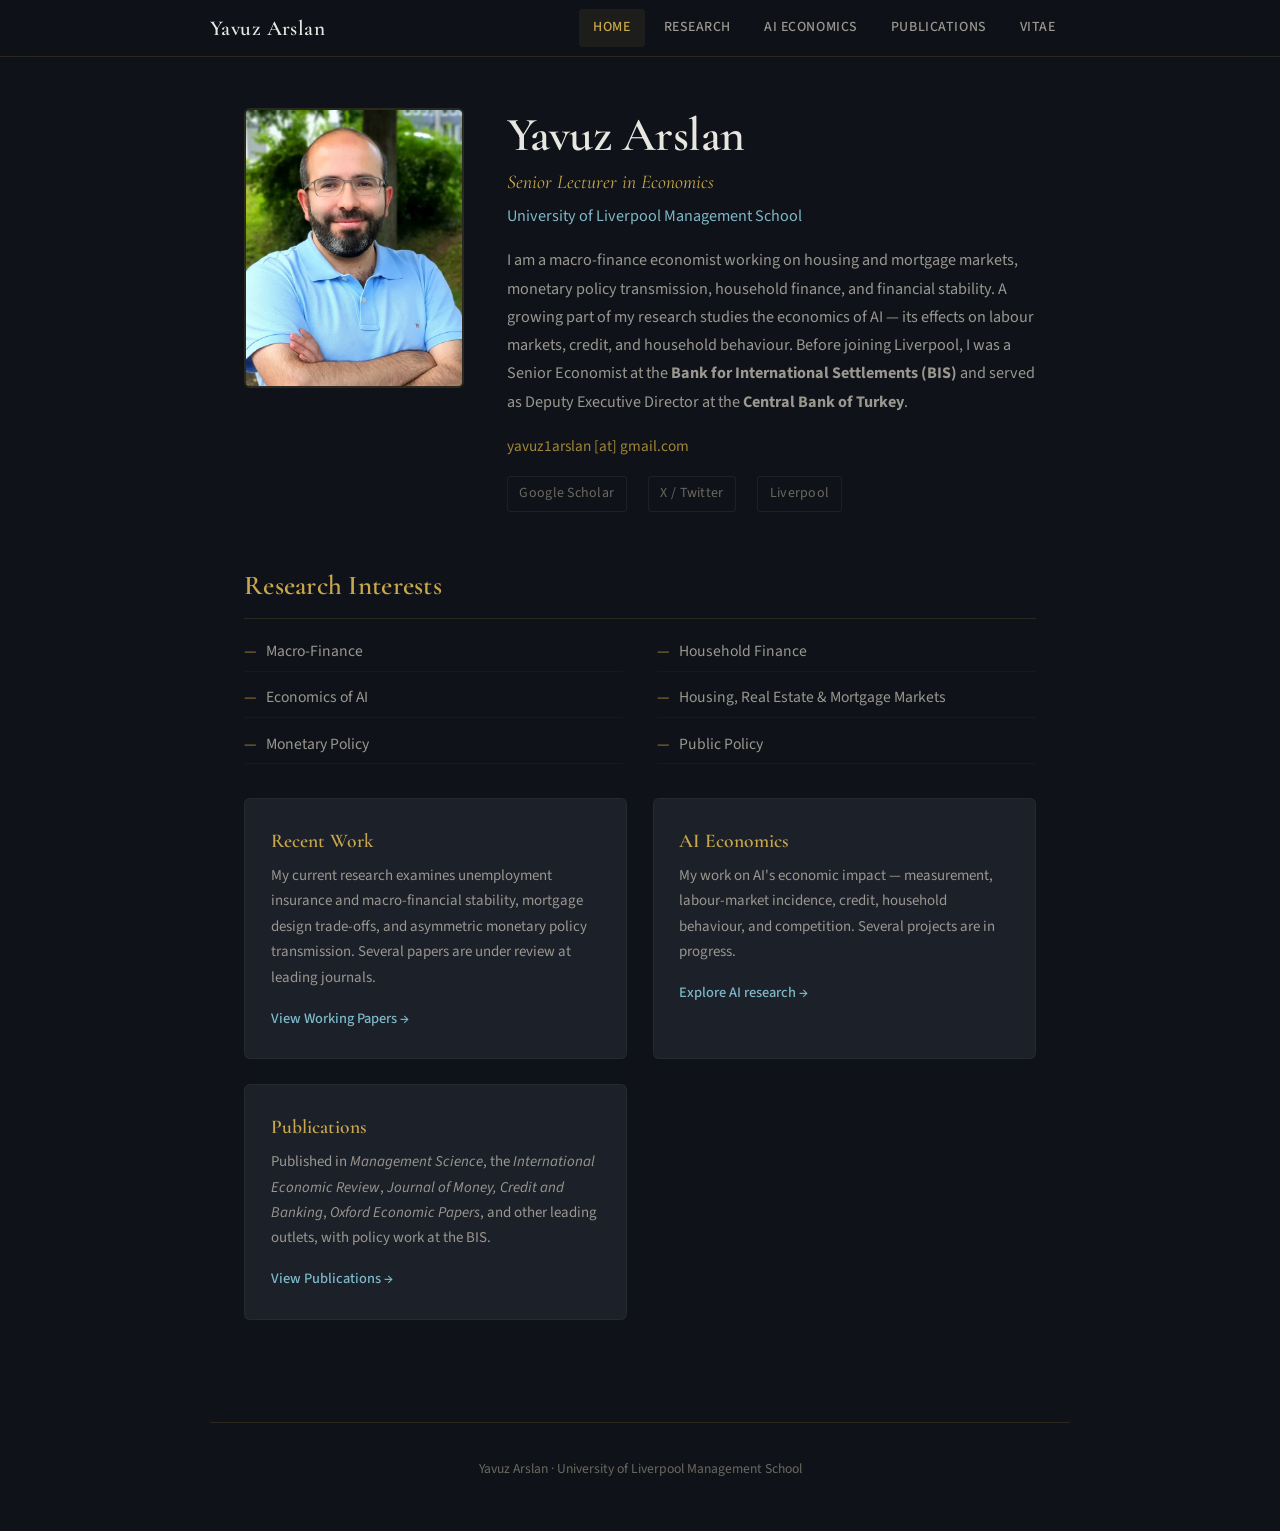
<file: index.html>
<!DOCTYPE html>
<html lang="en">
<head>
  <meta charset="UTF-8">
  <meta name="viewport" content="width=device-width, initial-scale=1.0">
  <meta name="description" content="Yavuz Arslan — economist working on macro-finance, housing and mortgage markets, monetary policy, and the economics of AI. Senior Lecturer at the University of Liverpool Management School; previously BIS and Central Bank of Turkey.">
  <title>Yavuz Arslan — Economist</title>
  <link rel="stylesheet" href="style.css">
  <!-- Google Analytics — replace G-QYC99YKQD4 with your Measurement ID -->
  <script async src="https://www.googletagmanager.com/gtag/js?id=G-QYC99YKQD4"></script>
  <script>
    window.dataLayer = window.dataLayer || [];
    function gtag(){dataLayer.push(arguments);}
    gtag('js', new Date());
    gtag('config', 'G-QYC99YKQD4');
  </script>
</head>
<body>

<nav>
  <div class="nav-inner">
    <a href="index.html" class="site-name">Yavuz Arslan</a>
    <button class="nav-toggle" onclick="document.querySelector('.nav-links').classList.toggle('open')" aria-label="Menu">☰</button>
    <div class="nav-links">
      <a href="index.html" class="active">Home</a>
      <a href="research.html">Research</a>
      <a href="ai.html">AI Economics</a>
      <a href="publications.html">Publications</a>
      <a href="vitae.html">Vitae</a>
    </div>
  </div>
</nav>

<main>

  <section class="hero">
    <div class="hero-photo">
      <img src="images/portrait.jpg" alt="Yavuz Arslan">
    </div>
    <div class="hero-text">
      <h1>Yavuz Arslan</h1>
      <div class="subtitle">Senior Lecturer in Economics</div>
      <div class="affiliation"><a href="https://www.liverpool.ac.uk/management/" target="_blank">University of Liverpool Management School</a></div>
      <p class="bio">
        I am a macro-finance economist working on housing and mortgage markets, monetary policy
        transmission, household finance, and financial stability. A growing part of my research
        studies the economics of AI &mdash; its effects on labour markets, credit, and household
        behaviour. Before joining Liverpool, I was a Senior Economist at the <strong>Bank for
        International Settlements (BIS)</strong> and served as Deputy Executive Director at
        the <strong>Central Bank of Turkey</strong>.
      </p>
      <div class="email">yavuz1arslan [at] gmail.com</div>
      <div class="profiles">
        <a href="https://scholar.google.com/citations?user=cxvaZmYAAAAJ&hl=en&oi=ao" target="_blank">Google Scholar</a>
        <a href="https://x.com/yavuz__arslan" target="_blank">X / Twitter</a>
        <a href="https://www.liverpool.ac.uk/management/staff/yavuz-arslan/" target="_blank">Liverpool</a>
      </div>
    </div>
  </section>

  <h2>Research Interests</h2>
  <div class="interests-grid">
    <div class="interest">Macro-Finance</div>
    <div class="interest">Household Finance</div>
    <div class="interest">Economics of AI</div>
    <div class="interest">Housing, Real Estate &amp; Mortgage Markets</div>
    <div class="interest">Monetary Policy</div>
    <div class="interest">Public Policy</div>
  </div>

  <div class="home-cards">
    <div class="home-card">
      <h3>Recent Work</h3>
      <p>My current research examines unemployment insurance and macro-financial stability, mortgage design trade-offs, and asymmetric monetary policy transmission. Several papers are under review at leading journals.</p>
      <a href="research.html" class="card-link">View Working Papers →</a>
    </div>
    <div class="home-card">
      <h3>AI Economics</h3>
      <p>My work on AI's economic impact — measurement, labour-market incidence, credit, household behaviour, and competition. Several projects are in progress.</p>
      <a href="ai.html" class="card-link">Explore AI research →</a>
    </div>
    <div class="home-card">
      <h3>Publications</h3>
      <p>Published in <em>Management Science</em>, the <em>International Economic Review</em>, <em>Journal of Money, Credit and Banking</em>, <em>Oxford Economic Papers</em>, and other leading outlets, with policy work at the BIS.</p>
      <a href="publications.html" class="card-link">View Publications →</a>
    </div>
  </div>

</main>

<footer>
  Yavuz Arslan · University of Liverpool Management School
</footer>

</body>
</html>
</file>
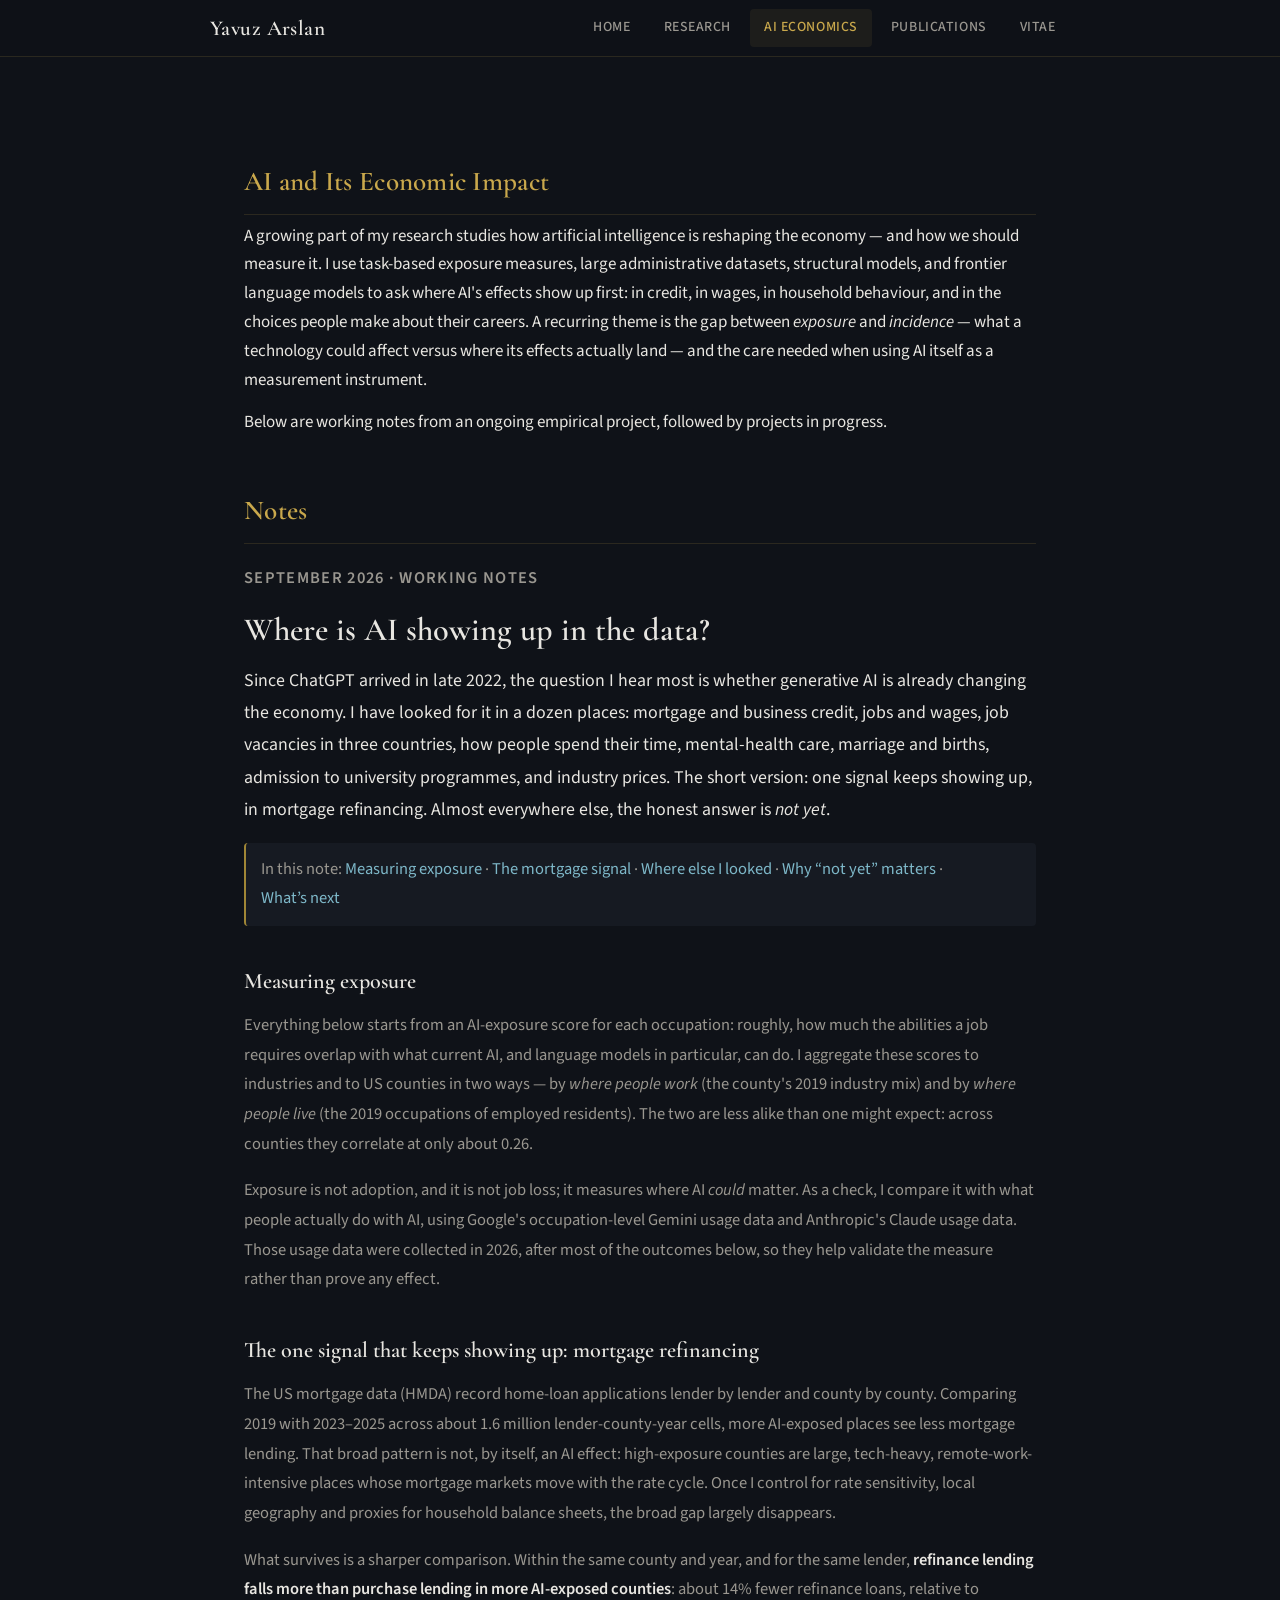
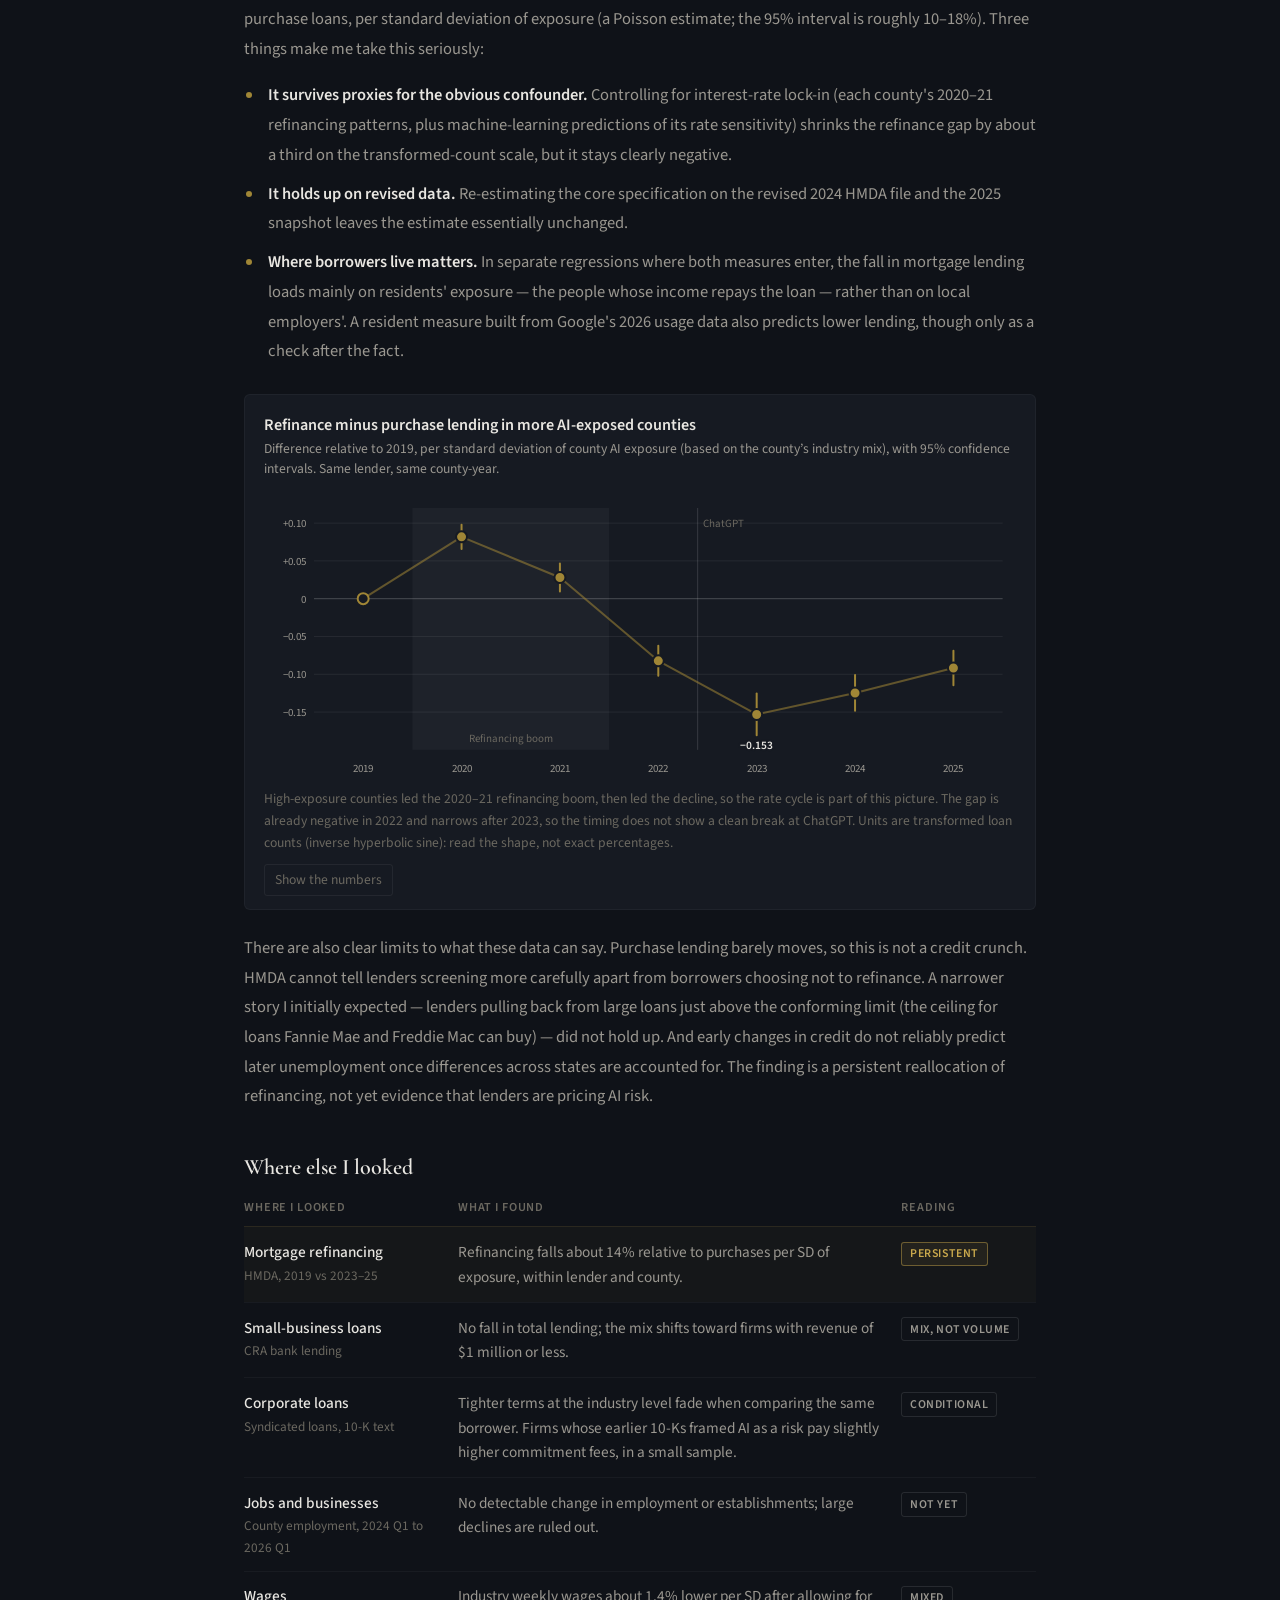
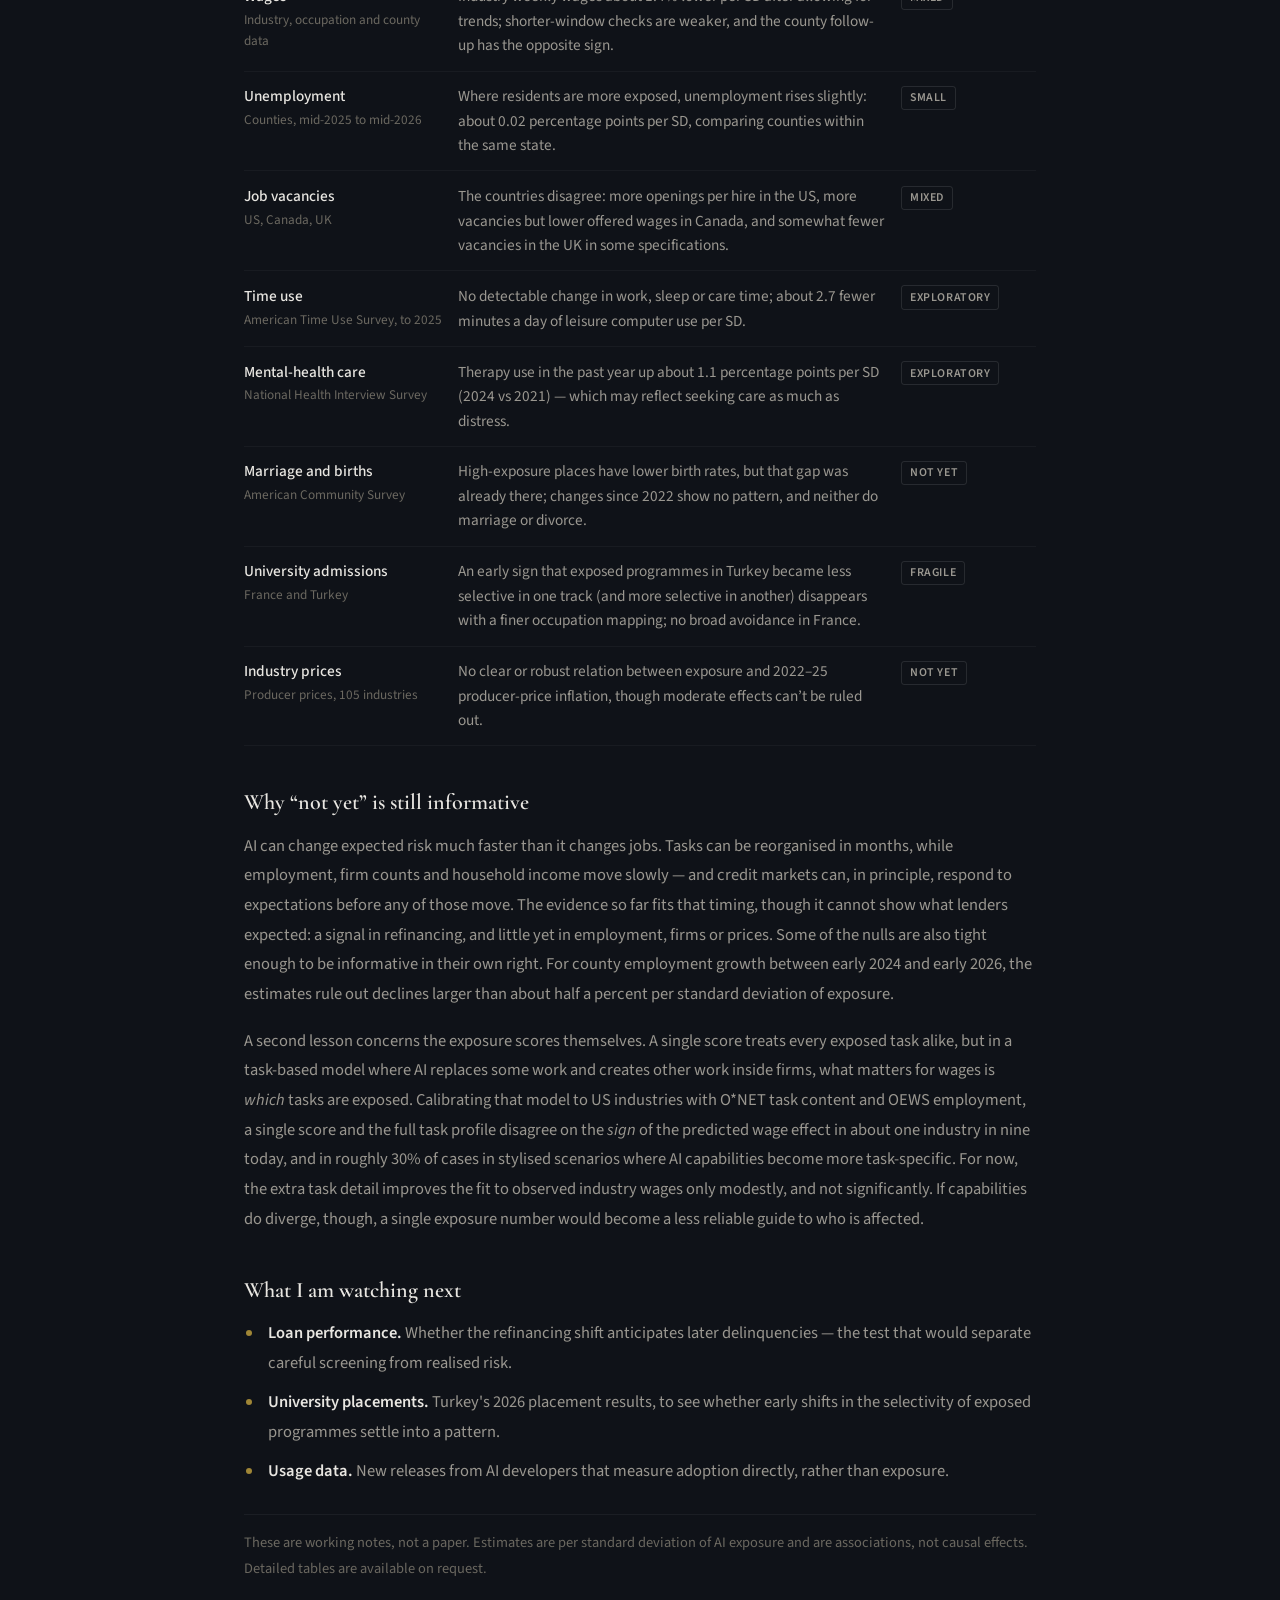
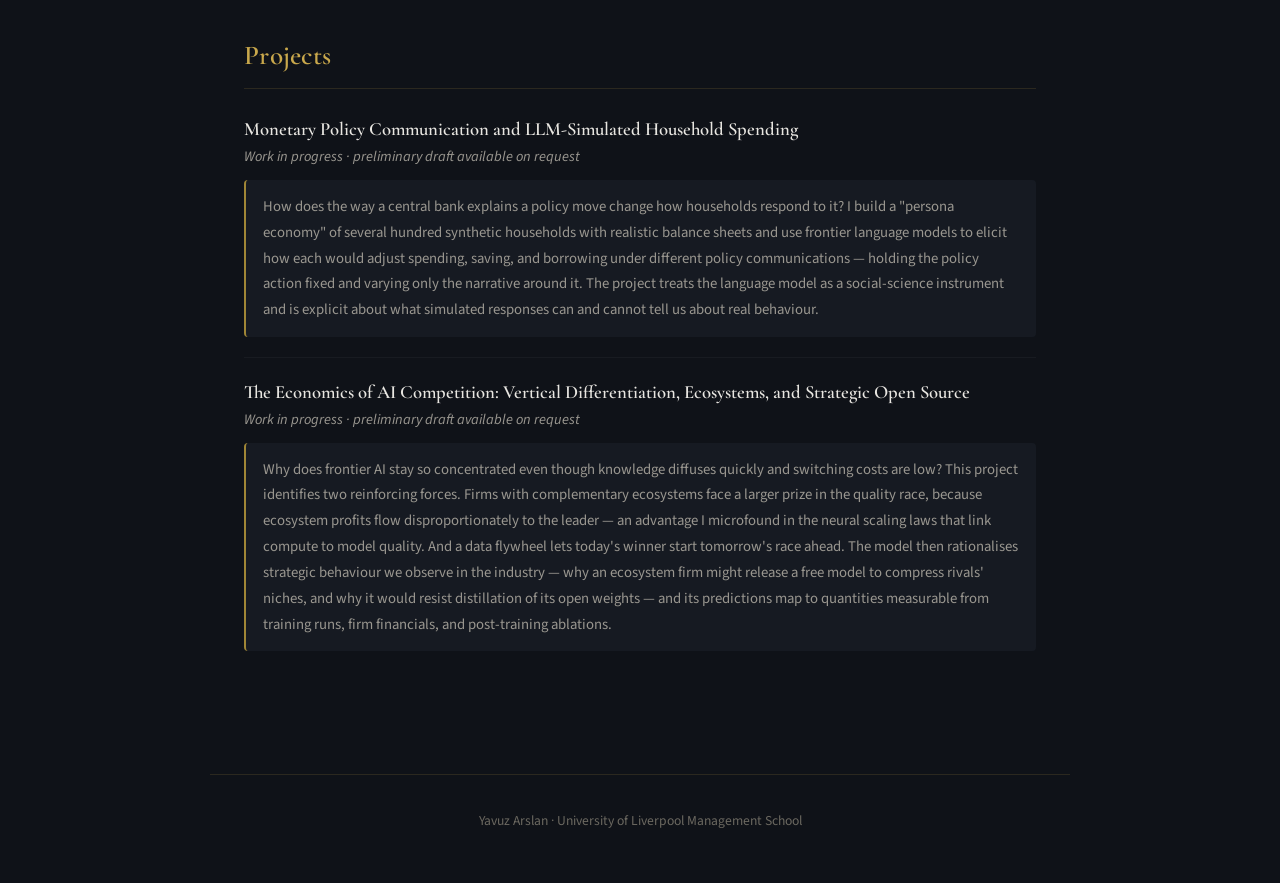
<file: ai.html>
<!DOCTYPE html>
<html lang="en">
<head>
  <meta charset="UTF-8">
  <meta name="viewport" content="width=device-width, initial-scale=1.0">
  <meta name="description" content="Yavuz Arslan — research on the economics of AI. Working notes: where is AI showing up in the data? Credit, jobs, wages, time use, education choices and prices.">
  <meta property="og:title" content="Where is AI showing up in the data? — Yavuz Arslan">
  <meta property="og:description" content="Working notes from an ongoing project: one persistent signal in mortgage refinancing, and mostly “not yet” everywhere else.">
  <meta property="og:type" content="article">
  <meta property="og:url" content="https://yavuzarslan.org/ai.html">
  <title>AI and Its Economic Impact — Yavuz Arslan</title>
  <link rel="stylesheet" href="style.css">
  <style>
    /* ===== NOTES (AI page) ===== */
    main > p.bio { margin-bottom: 0.8rem; }
    .note { margin-top: 1.2rem; }
    .note-kicker {
      font-size: 0.78rem; font-weight: 600; letter-spacing: 0.08em;
      text-transform: uppercase; color: var(--accent-dim); margin-bottom: 0.2rem;
    }
    .note-title {
      font-family: var(--font-display); font-size: 1.9rem; font-weight: 600;
      line-height: 1.2; color: var(--text-primary); margin: 0 0 0.9rem;
    }
    .note p, .note li { font-size: 0.97rem; color: var(--text-secondary); line-height: 1.8; }
    .note p { margin-bottom: 1rem; }
    .note p.note-lede { font-size: 1.05rem; color: var(--text-primary); }
    .note strong { color: var(--text-primary); font-weight: 600; }
    .note em { font-style: italic; }
    .note h4 {
      font-family: var(--font-display); font-size: 1.3rem; font-weight: 600;
      color: var(--text-primary); margin: 2.2rem 0 0.6rem; scroll-margin-top: 72px;
    }
    .note ul { margin: 0 0 1.1rem 1.2rem; }
    .note li { margin-bottom: 0.55rem; padding-left: 0.2rem; }
    .note li::marker { color: var(--accent-dim); }
    .note-toc {
      font-size: 0.85rem; color: var(--text-muted); margin: 0 0 1.6rem;
      padding: 0.7rem 0.9rem; background: var(--bg-secondary); border-radius: 4px;
      border-left: 2px solid var(--accent-dim); line-height: 1.9;
    }
    .note-toc a { white-space: nowrap; }
    .note-foot {
      font-size: 0.85rem !important; color: var(--text-muted) !important;
      border-top: 1px solid rgba(255,255,255,0.05); padding-top: 0.9rem; margin-top: 1.6rem;
    }

    /* Chart */
    .note-chart {
      margin: 1.6rem 0 1.4rem; padding: 1.1rem 1.1rem 0.8rem;
      background: var(--bg-secondary); border-radius: 6px; position: relative;
      border: 1px solid rgba(255,255,255,0.04);
    }
    .note-chart .chart-title { font-size: 0.95rem; font-weight: 600; color: var(--text-primary); line-height: 1.4; }
    .note-chart .chart-sub { font-size: 0.8rem; color: var(--text-secondary); margin: 0.15rem 0 0.6rem; line-height: 1.5; }
    .note-chart .chart-plot { width: 100%; }
    .note-chart svg { display: block; width: 100%; height: auto; overflow: visible; }
    .note-chart svg text { font-family: var(--font-body); font-variant-numeric: tabular-nums; }
    .note-chart .pt:focus { outline: none; }
    .note-chart .pt:focus .ring, .note-chart .pt:hover .ring { stroke: var(--accent); }
    .chart-tip {
      position: absolute; pointer-events: none; z-index: 5;
      background: #0f1218; border: 1px solid var(--divider); border-radius: 4px;
      padding: 0.4rem 0.6rem; font-size: 0.78rem; line-height: 1.45;
      color: var(--text-primary); white-space: nowrap; box-shadow: 0 4px 14px rgba(0,0,0,0.4);
    }
    .chart-tip .tip-muted { color: var(--text-secondary); }
    .note-chart figcaption { font-size: 0.8rem; color: var(--text-muted); line-height: 1.6; margin-top: 0.5rem; }
    .note details { margin-top: 0.6rem; }
    .note summary {
      font-size: 0.8rem; color: var(--text-muted); cursor: pointer; display: inline-block;
      border: 1px solid rgba(255,255,255,0.06); padding: 0.2rem 0.6rem; border-radius: 3px;
    }
    .note summary:hover { color: var(--accent); border-color: var(--divider); }
    .num-table { border-collapse: collapse; margin-top: 0.6rem; font-size: 0.82rem; font-variant-numeric: tabular-nums; }
    .num-table th, .num-table td { padding: 0.25rem 0.9rem 0.25rem 0; text-align: right; color: var(--text-secondary); }
    .num-table th { font-weight: 600; color: var(--text-primary); border-bottom: 1px solid rgba(255,255,255,0.08); }
    .num-table th:first-child, .num-table td:first-child { text-align: left; }

    /* Scorecard */
    .scorecard { width: 100%; border-collapse: collapse; margin: 0.4rem 0 1.2rem; }
    .scorecard th {
      font-size: 0.72rem; font-weight: 600; letter-spacing: 0.07em; text-transform: uppercase;
      color: var(--text-muted); text-align: left; padding: 0 0.8rem 0.5rem 0;
      border-bottom: 1px solid var(--divider);
    }
    .scorecard td {
      vertical-align: top; padding: 0.75rem 0.8rem 0.75rem 0;
      border-bottom: 1px solid rgba(255,255,255,0.04);
      font-size: 0.9rem; color: var(--text-secondary); line-height: 1.6;
    }
    .scorecard td.sc-where { color: var(--text-primary); font-weight: 500; width: 27%; }
    .scorecard td.sc-where span { display: block; font-size: 0.78rem; font-weight: 400; color: var(--text-muted); }
    .scorecard td.sc-read { width: 17%; padding-right: 0; }
    .sc-tag {
      display: inline-block; font-size: 0.7rem; font-weight: 600; letter-spacing: 0.05em;
      text-transform: uppercase; color: var(--text-secondary); white-space: nowrap;
      border: 1px solid rgba(255,255,255,0.1); border-radius: 3px; padding: 0.1rem 0.45rem;
    }
    .sc-tag.sc-strong { color: var(--accent); border-color: rgba(201,168,76,0.45); background: var(--accent-glow); }
    .scorecard tr.sc-highlight td { background: rgba(201,168,76,0.035); }

    @media (max-width: 640px) {
      .note-title { font-size: 1.6rem; }
      .scorecard thead { display: none; }
      .scorecard, .scorecard tbody, .scorecard tr, .scorecard td { display: block; width: 100% !important; }
      .scorecard tr { padding: 0.8rem 0; border-bottom: 1px solid rgba(255,255,255,0.06); }
      .scorecard td { border: none; padding: 0.1rem 0; }
      .scorecard td.sc-read { padding-top: 0.35rem; }
      .note-chart { padding: 0.9rem 0.8rem 0.7rem; }
    }
  </style>
  <script async src="https://www.googletagmanager.com/gtag/js?id=G-QYC99YKQD4"></script>
  <script>
    window.dataLayer = window.dataLayer || [];
    function gtag(){dataLayer.push(arguments);}
    gtag('js', new Date());
    gtag('config', 'G-QYC99YKQD4');
  </script>
</head>
<body>

<nav>
  <div class="nav-inner">
    <a href="index.html" class="site-name">Yavuz Arslan</a>
    <button class="nav-toggle" onclick="document.querySelector('.nav-links').classList.toggle('open')" aria-label="Menu">☰</button>
    <div class="nav-links">
      <a href="index.html">Home</a>
      <a href="research.html">Research</a>
      <a href="ai.html" class="active">AI Economics</a>
      <a href="publications.html">Publications</a>
      <a href="vitae.html">Vitae</a>
    </div>
  </div>
</nav>

<main>

  <h2>AI and Its Economic Impact</h2>

  <p class="bio">
    A growing part of my research studies how artificial intelligence is reshaping the
    economy &mdash; and how we should measure it. I use task-based exposure measures, large
    administrative datasets, structural models, and frontier language models to ask where AI's
    effects show up first: in credit, in wages, in household behaviour, and in the choices people
    make about their careers. A recurring theme is the gap between <em>exposure</em> and
    <em>incidence</em> &mdash; what a technology could affect versus where its effects actually
    land &mdash; and the care needed when using AI itself as a measurement instrument.
  </p>
  <p class="bio">
    Below are working notes from an ongoing empirical project, followed by projects in progress.
  </p>

  <h2>Notes</h2>

  <article class="note" id="ai-in-the-data">
    <p class="note-kicker">September 2026 &middot; Working notes</p>
    <h3 class="note-title">Where is AI showing up in the data?</h3>

    <p class="note-lede">
      Since ChatGPT arrived in late 2022, the question I hear most is whether generative AI is
      already changing the economy. I have looked for it in a dozen places:
      mortgage and business credit, jobs and wages, job vacancies in three countries, how people
      spend their time, mental-health care, marriage and births, admission to university programmes,
      and industry prices. The short version: one signal keeps showing up, in mortgage
      refinancing. Almost everywhere else, the honest answer is <em>not yet</em>.
    </p>

    <p class="note-toc">
      In this note:
      <a href="#n-measure">Measuring exposure</a> &middot;
      <a href="#n-credit">The mortgage signal</a> &middot;
      <a href="#n-scorecard">Where else I looked</a> &middot;
      <a href="#n-notyet">Why &ldquo;not yet&rdquo; matters</a> &middot;
      <a href="#n-next">What&rsquo;s next</a>
    </p>

    <h4 id="n-measure">Measuring exposure</h4>
    <p>
      Everything below starts from an AI-exposure score for each occupation: roughly, how much the
      abilities a job requires overlap with what current AI, and language models in particular, can do. I aggregate these scores to industries and
      to US counties in two ways &mdash; by <em>where people work</em> (the county's 2019 industry
      mix) and by <em>where people live</em> (the 2019 occupations of employed residents). The two are
      less alike than one might expect: across counties they correlate at only about 0.26.
    </p>
    <p>
      Exposure is not adoption, and it is not job loss; it measures where AI <em>could</em> matter.
      As a check, I compare it with what people actually do with AI, using Google's occupation-level
      Gemini usage data and Anthropic's Claude usage data. Those usage data were collected in 2026,
      after most of the outcomes below, so they help validate the measure rather than prove any effect.
    </p>

    <h4 id="n-credit">The one signal that keeps showing up: mortgage refinancing</h4>
    <p>
      The US mortgage data (HMDA) record home-loan applications lender by lender and county by
      county. Comparing 2019 with 2023&ndash;2025 across about 1.6 million lender-county-year cells,
      more AI-exposed places see less mortgage lending. That broad pattern is not, by itself, an AI
      effect: high-exposure counties are large, tech-heavy, remote-work-intensive places whose mortgage
      markets move with the rate cycle. Once I control for rate sensitivity, local geography and
      proxies for household balance sheets, the broad gap largely disappears.
    </p>
    <p>
      What survives is a sharper comparison. Within the same county and year, and for the same lender,
      <strong>refinance lending falls more than purchase lending in more AI-exposed counties</strong>:
      about 14% fewer refinance loans, relative to purchase loans, per standard deviation of exposure
      (a Poisson estimate; the 95% interval is roughly 10&ndash;18%). Three things make me take this
      seriously:
    </p>
    <ul>
      <li>
        <strong>It survives proxies for the obvious confounder.</strong> Controlling for interest-rate
        lock-in (each county's 2020&ndash;21 refinancing patterns, plus machine-learning predictions of
        its rate sensitivity) shrinks the refinance gap by about a third on the transformed-count scale,
        but it stays clearly negative.
      </li>
      <li>
        <strong>It holds up on revised data.</strong> Re-estimating the core specification on the
        revised 2024 HMDA file and the 2025 snapshot leaves the estimate essentially unchanged.
      </li>
      <li>
        <strong>Where borrowers live matters.</strong> In separate regressions where both measures
        enter, the fall in mortgage lending loads mainly on residents' exposure &mdash; the people whose
        income repays the loan &mdash; rather than on local employers'. A resident measure built from
        Google's 2026 usage data also predicts lower lending, though only as a check after the fact.
      </li>
    </ul>

    <figure class="note-chart" id="refi-chart">
      <div class="chart-title">Refinance minus purchase lending in more AI-exposed counties</div>
      <div class="chart-sub">Difference relative to 2019, per standard deviation of county AI exposure (based on the county&rsquo;s industry mix), with 95% confidence intervals. Same lender, same county-year.</div>
      <div class="chart-plot" aria-hidden="true"></div>
      <figcaption>
        High-exposure counties led the 2020&ndash;21 refinancing boom, then led the decline, so the
        rate cycle is part of this picture. The gap is already negative in 2022 and narrows after 2023,
        so the timing does not show a clean break at ChatGPT. Units are transformed loan counts (inverse
        hyperbolic sine): read the shape, not exact percentages.
      </figcaption>
      <details>
        <summary>Show the numbers</summary>
        <table class="num-table">
          <thead><tr><th>Year</th><th>Estimate</th><th>95% interval</th></tr></thead>
          <tbody>
            <tr><td>2019</td><td>0 (reference)</td><td>&ndash;</td></tr>
            <tr><td>2020</td><td>+0.082</td><td>+0.066 to +0.098</td></tr>
            <tr><td>2021</td><td>+0.028</td><td>+0.010 to +0.046</td></tr>
            <tr><td>2022</td><td>&minus;0.082</td><td>&minus;0.102 to &minus;0.062</td></tr>
            <tr><td>2023</td><td>&minus;0.153</td><td>&minus;0.181 to &minus;0.126</td></tr>
            <tr><td>2024</td><td>&minus;0.125</td><td>&minus;0.148 to &minus;0.101</td></tr>
            <tr><td>2025</td><td>&minus;0.092</td><td>&minus;0.114 to &minus;0.069</td></tr>
          </tbody>
        </table>
      </details>
    </figure>

    <p>
      There are also clear limits to what these data can say. Purchase lending barely moves, so this
      is not a credit crunch. HMDA cannot tell lenders screening more carefully apart from borrowers
      choosing not to refinance. A narrower story I initially expected &mdash; lenders pulling back
      from large loans just above the conforming limit (the ceiling for loans Fannie Mae and Freddie
      Mac can buy) &mdash; did not hold up. And
      early changes in credit do not reliably predict later unemployment once differences across
      states are accounted for. The finding is a persistent reallocation of refinancing, not yet
      evidence that lenders are pricing AI risk.
    </p>

    <h4 id="n-scorecard">Where else I looked</h4>
    <table class="scorecard">
      <thead>
        <tr><th>Where I looked</th><th>What I found</th><th>Reading</th></tr>
      </thead>
      <tbody>
        <tr class="sc-highlight">
          <td class="sc-where">Mortgage refinancing<span>HMDA, 2019 vs 2023&ndash;25</span></td>
          <td>Refinancing falls about 14% relative to purchases per SD of exposure, within lender and county.</td>
          <td class="sc-read"><span class="sc-tag sc-strong">Persistent</span></td>
        </tr>
        <tr>
          <td class="sc-where">Small-business loans<span>CRA bank lending</span></td>
          <td>No fall in total lending; the mix shifts toward firms with revenue of $1 million or less.</td>
          <td class="sc-read"><span class="sc-tag">Mix, not volume</span></td>
        </tr>
        <tr>
          <td class="sc-where">Corporate loans<span>Syndicated loans, 10-K text</span></td>
          <td>Tighter terms at the industry level fade when comparing the same borrower. Firms whose earlier 10-Ks framed AI as a risk pay slightly higher commitment fees, in a small sample.</td>
          <td class="sc-read"><span class="sc-tag">Conditional</span></td>
        </tr>
        <tr>
          <td class="sc-where">Jobs and businesses<span>County employment, 2024 Q1 to 2026 Q1</span></td>
          <td>No detectable change in employment or establishments; large declines are ruled out.</td>
          <td class="sc-read"><span class="sc-tag">Not yet</span></td>
        </tr>
        <tr>
          <td class="sc-where">Wages<span>Industry, occupation and county data</span></td>
          <td>Industry weekly wages about 1.4% lower per SD after allowing for trends; shorter-window checks are weaker, and the county follow-up has the opposite sign.</td>
          <td class="sc-read"><span class="sc-tag">Mixed</span></td>
        </tr>
        <tr>
          <td class="sc-where">Unemployment<span>Counties, mid-2025 to mid-2026</span></td>
          <td>Where residents are more exposed, unemployment rises slightly: about 0.02 percentage points per SD, comparing counties within the same state.</td>
          <td class="sc-read"><span class="sc-tag">Small</span></td>
        </tr>
        <tr>
          <td class="sc-where">Job vacancies<span>US, Canada, UK</span></td>
          <td>The countries disagree: more openings per hire in the US, more vacancies but lower offered wages in Canada, and somewhat fewer vacancies in the UK in some specifications.</td>
          <td class="sc-read"><span class="sc-tag">Mixed</span></td>
        </tr>
        <tr>
          <td class="sc-where">Time use<span>American Time Use Survey, to 2025</span></td>
          <td>No detectable change in work, sleep or care time; about 2.7 fewer minutes a day of leisure computer use per SD.</td>
          <td class="sc-read"><span class="sc-tag">Exploratory</span></td>
        </tr>
        <tr>
          <td class="sc-where">Mental-health care<span>National Health Interview Survey</span></td>
          <td>Therapy use in the past year up about 1.1 percentage points per SD (2024 vs 2021) &mdash; which may reflect seeking care as much as distress.</td>
          <td class="sc-read"><span class="sc-tag">Exploratory</span></td>
        </tr>
        <tr>
          <td class="sc-where">Marriage and births<span>American Community Survey</span></td>
          <td>High-exposure places have lower birth rates, but that gap was already there; changes since 2022 show no pattern, and neither do marriage or divorce.</td>
          <td class="sc-read"><span class="sc-tag">Not yet</span></td>
        </tr>
        <tr>
          <td class="sc-where">University admissions<span>France and Turkey</span></td>
          <td>An early sign that exposed programmes in Turkey became less selective in one track (and more selective in another) disappears with a finer occupation mapping; no broad avoidance in France.</td>
          <td class="sc-read"><span class="sc-tag">Fragile</span></td>
        </tr>
        <tr>
          <td class="sc-where">Industry prices<span>Producer prices, 105 industries</span></td>
          <td>No clear or robust relation between exposure and 2022&ndash;25 producer-price inflation, though moderate effects can&rsquo;t be ruled out.</td>
          <td class="sc-read"><span class="sc-tag">Not yet</span></td>
        </tr>
      </tbody>
    </table>

    <h4 id="n-notyet">Why &ldquo;not yet&rdquo; is still informative</h4>
    <p>
      AI can change expected risk much faster than it changes jobs. Tasks can be reorganised in months,
      while employment, firm counts and household income move slowly &mdash; and credit markets can,
      in principle, respond to expectations before any of those move. The evidence so far fits that
      timing, though it cannot show what lenders expected: a signal in refinancing, and little yet in
      employment, firms or prices. Some of the nulls are also tight enough to be informative in their
      own right. For county employment growth between early 2024 and early 2026, the estimates rule out
      declines larger than about half a percent per standard deviation of exposure.
    </p>
    <p>
      A second lesson concerns the exposure scores themselves. A single score treats every exposed task
      alike, but in a task-based model where AI replaces some work and creates other work inside firms,
      what matters for wages is <em>which</em> tasks are exposed. Calibrating that model to US
      industries with O*NET task content and OEWS employment, a single score and the full task profile
      disagree on the <em>sign</em> of the predicted wage effect in about one industry in nine today,
      and in roughly 30% of cases in stylised scenarios where AI capabilities become more
      task-specific. For now, the extra task detail improves the fit to observed industry wages only
      modestly, and not significantly. If capabilities do diverge, though, a single exposure number
      would become a less reliable guide to who is affected.
    </p>

    <h4 id="n-next">What I am watching next</h4>
    <ul>
      <li><strong>Loan performance.</strong> Whether the refinancing shift anticipates later
        delinquencies &mdash; the test that would separate careful screening from realised risk.</li>
      <li><strong>University placements.</strong> Turkey's 2026 placement results, to see whether
        early shifts in the selectivity of exposed programmes settle into a pattern.</li>
      <li><strong>Usage data.</strong> New releases from AI developers that measure adoption
        directly, rather than exposure.</li>
    </ul>

    <p class="note-foot">
      These are working notes, not a paper. Estimates are per standard deviation of AI exposure and
      are associations, not causal effects. Detailed tables are available on request.
    </p>
  </article>

  <h2>Projects</h2>

  <div class="paper">
    <div class="paper-title">Monetary Policy Communication and LLM-Simulated Household Spending</div>
    <div class="paper-meta"><em>Work in progress &middot; preliminary draft available on request</em></div>
    <div class="abstract open">
      How does the way a central bank explains a policy move change how households respond to it?
      I build a "persona economy" of several hundred synthetic households with realistic balance
      sheets and use frontier language models to elicit how each would adjust spending, saving, and
      borrowing under different policy communications &mdash; holding the policy action fixed and
      varying only the narrative around it. The project treats the language model as a social-science
      instrument and is explicit about what simulated responses can and cannot tell us about real behaviour.
    </div>
  </div>

  <div class="paper">
    <div class="paper-title">The Economics of AI Competition: Vertical Differentiation, Ecosystems, and Strategic Open Source</div>
    <div class="paper-meta"><em>Work in progress &middot; preliminary draft available on request</em></div>
    <div class="abstract open">
      Why does frontier AI stay so concentrated even though knowledge diffuses quickly and switching
      costs are low? This project identifies two reinforcing forces. Firms with complementary ecosystems
      face a larger prize in the quality race, because ecosystem profits flow disproportionately to the
      leader &mdash; an advantage I microfound in the neural scaling laws that link compute to model
      quality. And a data flywheel lets today's winner start tomorrow's race ahead. The model then
      rationalises strategic behaviour we observe in the industry &mdash; why an ecosystem firm might
      release a free model to compress rivals' niches, and why it would resist distillation of its open
      weights &mdash; and its predictions map to quantities measurable from training runs, firm
      financials, and post-training ablations.
    </div>
  </div>

</main>

<footer>
  Yavuz Arslan · University of Liverpool Management School
</footer>

<script>
/* Refinance-minus-purchase event study (HMDA segment design, AIOE-LM, 2019 = reference). */
(function () {
  var fig = document.getElementById('refi-chart');
  if (!fig) return;
  var plot = fig.querySelector('.chart-plot');
  var DATA = [
    { y: 2019, b: 0,       se: 0,      ref: true },
    { y: 2020, b: 0.0818,  se: 0.0082 },
    { y: 2021, b: 0.0280,  se: 0.0094 },
    { y: 2022, b: -0.0822, se: 0.0101 },
    { y: 2023, b: -0.1532, se: 0.0141 },
    { y: 2024, b: -0.1247, se: 0.0121 },
    { y: 2025, b: -0.0917, se: 0.0116 }
  ];
  var C = {
    mark: '#a08636', markHi: '#c9a84c', surface: '#161a22',
    grid: 'rgba(255,255,255,0.07)', zero: 'rgba(255,255,255,0.22)',
    text: '#9a9790', muted: '#6b6860', band: 'rgba(255,255,255,0.035)'
  };
  var NS = 'http://www.w3.org/2000/svg';
  function el(tag, attrs, parent) {
    var n = document.createElementNS(NS, tag);
    for (var k in attrs) n.setAttribute(k, attrs[k]);
    if (parent) parent.appendChild(n);
    return n;
  }
  function fmt(v) { return (v > 0 ? '+' : v < 0 ? '−' : '') + Math.abs(v).toFixed(3); }

  var tip = document.createElement('div');
  tip.className = 'chart-tip'; tip.hidden = true;
  fig.appendChild(tip);

  function draw() {
    var W = Math.max(280, plot.clientWidth);
    var narrow = W < 460;
    var H = narrow ? 250 : 290;
    var m = { t: 18, r: 14, b: 30, l: narrow ? 44 : 50 };
    var iw = W - m.l - m.r, ih = H - m.t - m.b;
    var y0 = -0.20, y1 = 0.12;
    var x = function (yr) { return m.l + (yr - 2019 + 0.5) / 7 * iw; };
    var y = function (v) { return m.t + (y1 - v) / (y1 - y0) * ih; };

    plot.innerHTML = '';
    var svg = el('svg', { viewBox: '0 0 ' + W + ' ' + H, width: W, height: H, role: 'img',
      'aria-label': 'Refinance minus purchase lending by year: positive in 2020 and 2021, negative from 2022, lowest in 2023 at minus 0.153.' }, plot);

    // refinancing-boom band (2020-2021)
    el('rect', { x: x(2020) - iw / 14, y: m.t, width: iw / 7 * 2, height: ih, fill: C.band }, svg);
    var bl = el('text', { x: x(2020.5), y: m.t + ih - 8, 'text-anchor': 'middle', 'font-size': 11, fill: C.muted }, svg);
    bl.textContent = narrow ? 'Refi boom' : 'Refinancing boom';

    // gridlines + y ticks
    [-0.15, -0.10, -0.05, 0, 0.05, 0.10].forEach(function (t) {
      el('line', { x1: m.l, x2: W - m.r, y1: y(t), y2: y(t), stroke: t === 0 ? C.zero : C.grid, 'stroke-width': 1 }, svg);
      var tx = el('text', { x: m.l - 8, y: y(t) + 4, 'text-anchor': 'end', 'font-size': 11, fill: C.text }, svg);
      tx.textContent = t === 0 ? '0' : fmt(t).replace(/0$/, '');
    });

    // ChatGPT marker (Nov 2022)
    var cx = x(2022) + iw / 7 * 0.4;
    el('line', { x1: cx, x2: cx, y1: m.t, y2: m.t + ih, stroke: 'rgba(255,255,255,0.14)', 'stroke-width': 1 }, svg);
    var cl = el('text', { x: cx + 5, y: y(0.10) + 4, 'font-size': 11, fill: C.muted }, svg);
    cl.textContent = 'ChatGPT';

    // x labels
    DATA.forEach(function (d) {
      var t = el('text', { x: x(d.y), y: H - 8, 'text-anchor': 'middle', 'font-size': 11, fill: C.text }, svg);
      t.textContent = narrow ? "'" + String(d.y).slice(2) : d.y;
    });

    // connecting line
    var path = DATA.map(function (d, i) { return (i ? 'L' : 'M') + x(d.y) + ' ' + y(d.b); }).join(' ');
    el('path', { d: path, fill: 'none', stroke: C.mark, 'stroke-width': 2, 'stroke-opacity': 0.55,
      'stroke-linejoin': 'round', 'stroke-linecap': 'round' }, svg);

    // points, CIs, hit targets
    DATA.forEach(function (d) {
      var g = el('g', { class: 'pt', tabindex: 0,
        'aria-label': d.ref ? d.y + ': reference year' : d.y + ': ' + fmt(d.b) + ', 95% interval ' + fmt(d.b - 1.96 * d.se) + ' to ' + fmt(d.b + 1.96 * d.se) }, svg);
      if (!d.ref) {
        el('line', { x1: x(d.y), x2: x(d.y), y1: y(d.b - 1.96 * d.se), y2: y(d.b + 1.96 * d.se),
          stroke: C.mark, 'stroke-width': 2, 'stroke-linecap': 'round' }, g);
      }
      el('circle', { class: 'ring', cx: x(d.y), cy: y(d.b), r: 5.5,
        fill: d.ref ? C.surface : C.mark, stroke: d.ref ? C.mark : C.surface, 'stroke-width': 2 }, g);
      el('rect', { x: x(d.y) - iw / 14, y: m.t, width: iw / 7, height: ih, fill: 'transparent' }, g);

      function show() {
        tip.innerHTML = d.ref
          ? '<strong>' + d.y + '</strong> <span class="tip-muted">reference year</span>'
          : '<strong>' + d.y + '</strong> &nbsp;' + fmt(d.b) +
            '<br><span class="tip-muted">95% interval ' + fmt(d.b - 1.96 * d.se) + ' to ' + fmt(d.b + 1.96 * d.se) + '</span>';
        tip.hidden = false;
        var pr = plot.getBoundingClientRect(), fr = fig.getBoundingClientRect();
        var left = pr.left - fr.left + x(d.y) - tip.offsetWidth / 2;
        left = Math.max(6, Math.min(left, fr.width - tip.offsetWidth - 6));
        var top = pr.top - fr.top + y(d.b) - tip.offsetHeight - 14;
        if (top < 4) top = pr.top - fr.top + y(d.b) + 16;
        tip.style.left = left + 'px'; tip.style.top = top + 'px';
      }
      function hide() { tip.hidden = true; }
      g.addEventListener('mouseenter', show);
      g.addEventListener('mouseleave', hide);
      g.addEventListener('focus', show);
      g.addEventListener('blur', hide);
      g.addEventListener('touchstart', show, { passive: true });
    });

    // selective direct label: the trough
    var lo = DATA[4];
    var lab = el('text', { x: x(lo.y), y: y(lo.b - 1.96 * lo.se) + 14, 'text-anchor': 'middle', 'font-size': 11.5, 'font-weight': 600, fill: '#e8e6e1',
      stroke: C.surface, 'stroke-width': 4, 'paint-order': 'stroke', 'stroke-linejoin': 'round' }, svg);
    lab.textContent = fmt(lo.b);
  }

  var lastW = 0;
  function redraw() {
    var w = plot.clientWidth;
    if (w && Math.abs(w - lastW) > 1) { lastW = w; tip.hidden = true; draw(); }
  }
  redraw();
  if (window.ResizeObserver) new ResizeObserver(redraw).observe(plot);
  else window.addEventListener('resize', redraw);
})();
</script>

</body>
</html>
</file>
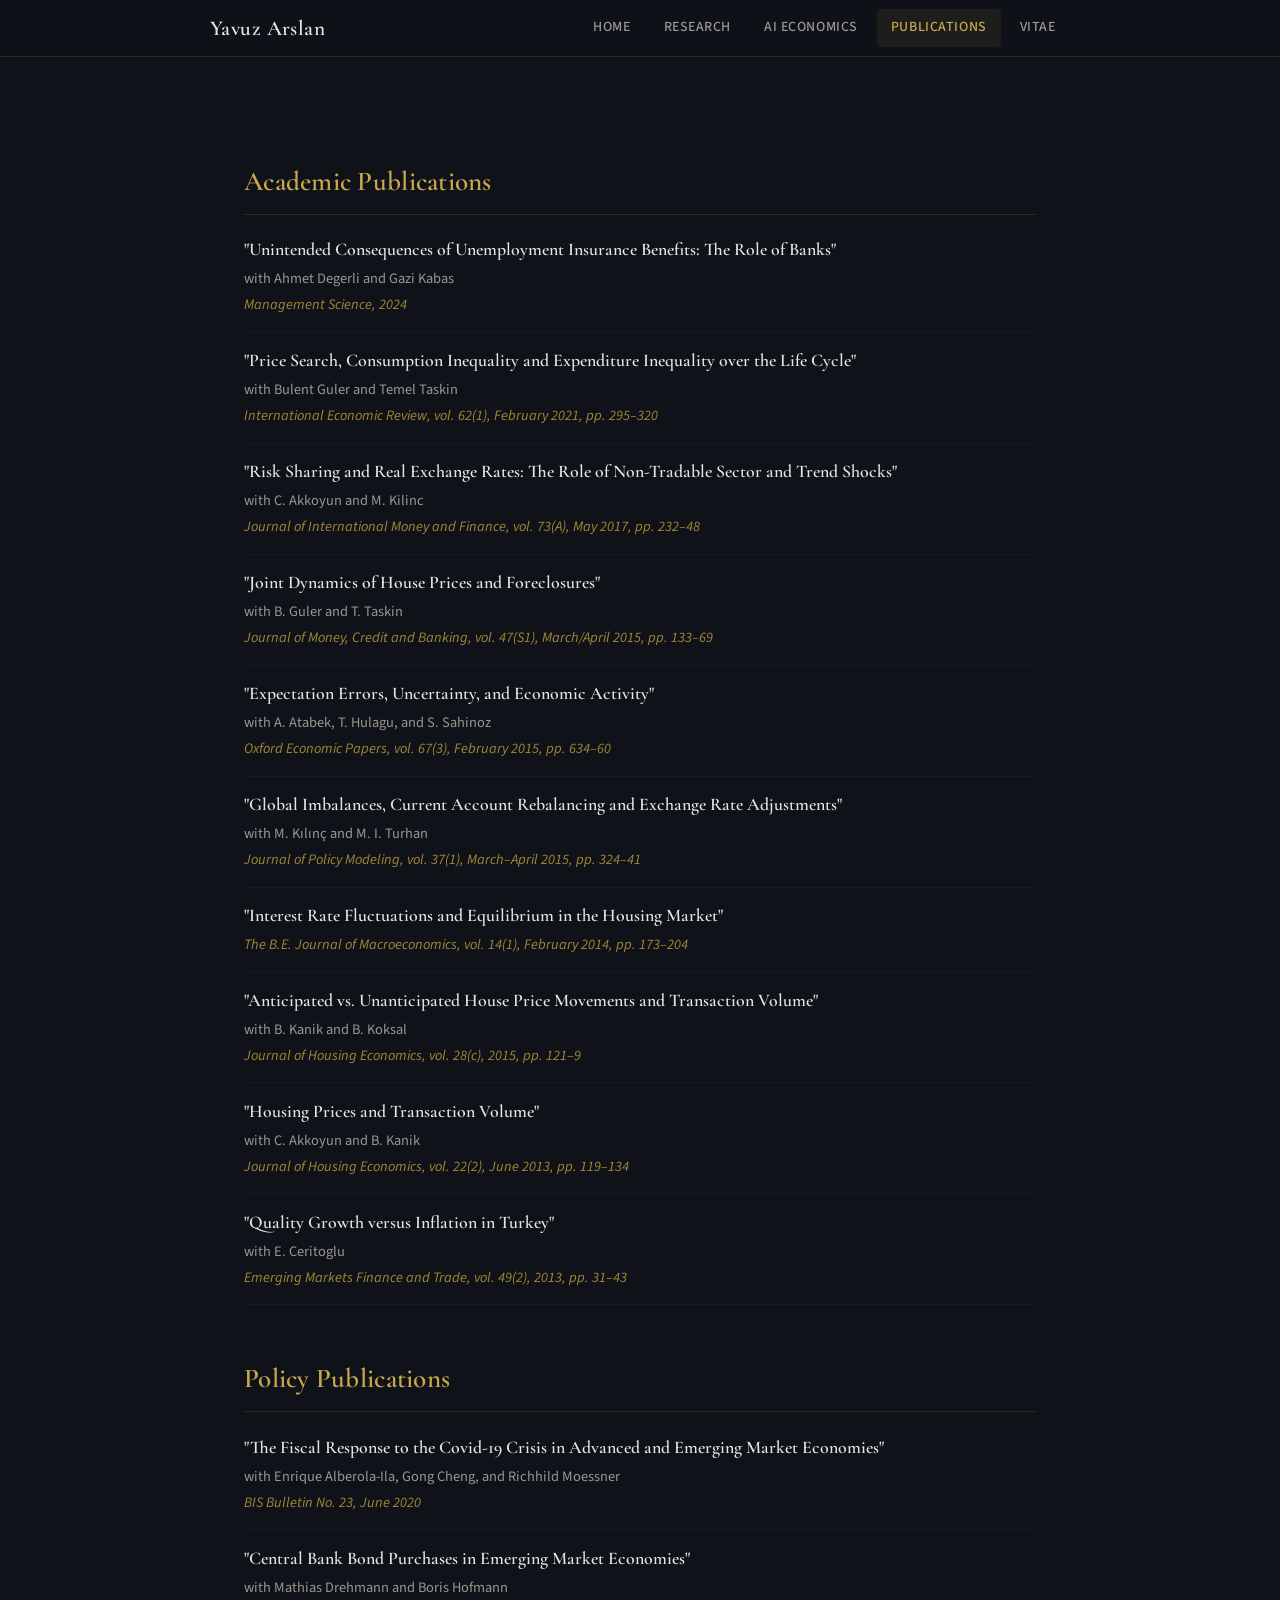
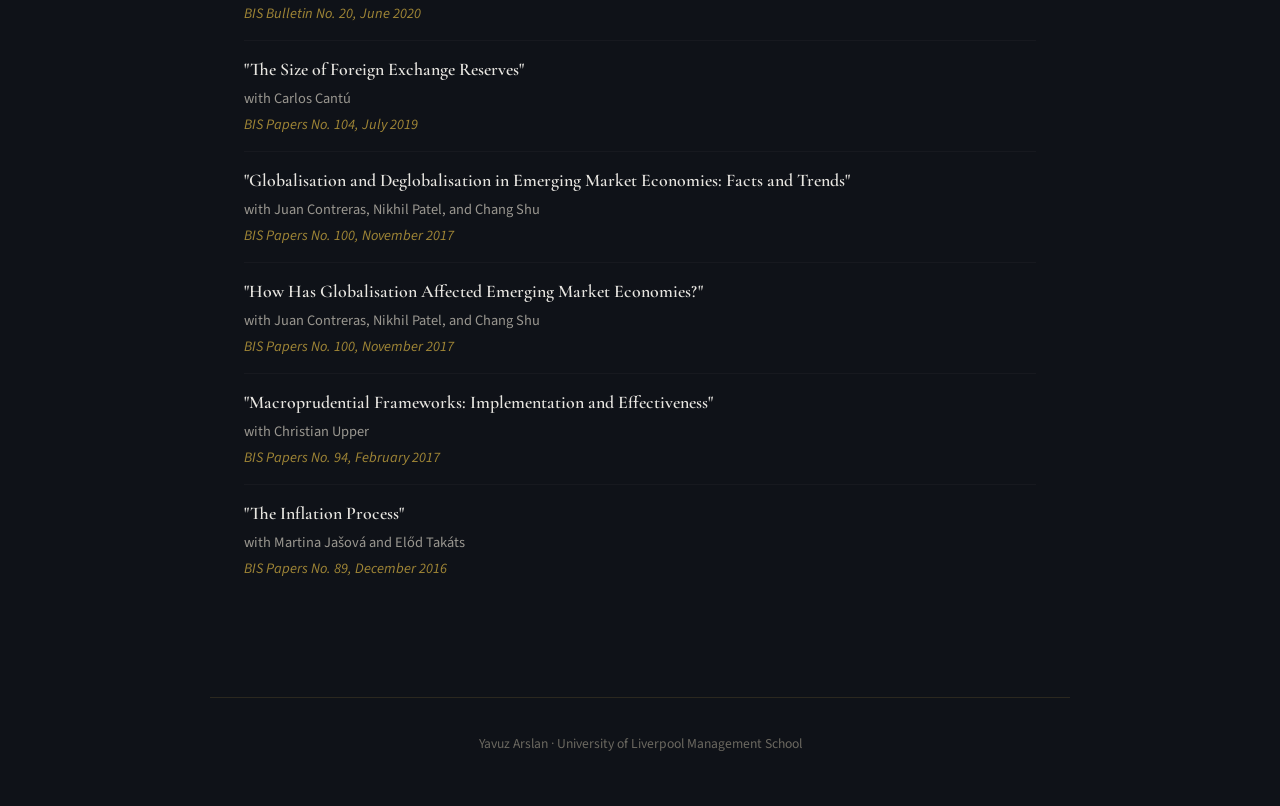
<file: publications.html>
<!DOCTYPE html>
<html lang="en">
<head>
  <meta charset="UTF-8">
  <meta name="viewport" content="width=device-width, initial-scale=1.0">
  <meta name="description" content="Academic and policy publications by Yavuz Arslan.">
  <title>Publications — Yavuz Arslan</title>
  <link rel="stylesheet" href="style.css">
  <script async src="https://www.googletagmanager.com/gtag/js?id=G-QYC99YKQD4"></script>
  <script>
    window.dataLayer = window.dataLayer || [];
    function gtag(){dataLayer.push(arguments);}
    gtag('js', new Date());
    gtag('config', 'G-QYC99YKQD4');
  </script>
</head>
<body>

<nav>
  <div class="nav-inner">
    <a href="index.html" class="site-name">Yavuz Arslan</a>
    <button class="nav-toggle" onclick="document.querySelector('.nav-links').classList.toggle('open')" aria-label="Menu">☰</button>
    <div class="nav-links">
      <a href="index.html">Home</a>
      <a href="research.html">Research</a>
      <a href="ai.html">AI Economics</a>
      <a href="publications.html" class="active">Publications</a>
      <a href="vitae.html">Vitae</a>
    </div>
  </div>
</nav>

<main>

  <h2>Academic Publications</h2>

  <div class="pub">
    <div class="pub-title"><a href="https://www.dropbox.com/scl/fi/xq4ojmgoywh7ypiaje06y/UI-and-Deposits.pdf?rlkey=9ism5tbs4y2y0q3d4nsatia84&dl=0" target="_blank">"Unintended Consequences of Unemployment Insurance Benefits: The Role of Banks"</a></div>
    <div class="pub-authors">with Ahmet Degerli and Gazi Kabas</div>
    <div class="pub-journal">Management Science, 2024</div>
  </div>

  <div class="pub">
    <div class="pub-title"><a href="https://onlinelibrary.wiley.com/doi/abs/10.1111/iere.12488" target="_blank">"Price Search, Consumption Inequality and Expenditure Inequality over the Life Cycle"</a></div>
    <div class="pub-authors">with Bulent Guler and Temel Taskin</div>
    <div class="pub-journal">International Economic Review, vol. 62(1), February 2021, pp. 295–320</div>
  </div>

  <div class="pub">
    <div class="pub-title"><a href="http://www.sciencedirect.com/science/article/pii/S0261560617300190" target="_blank">"Risk Sharing and Real Exchange Rates: The Role of Non-Tradable Sector and Trend Shocks"</a></div>
    <div class="pub-authors">with C. Akkoyun and M. Kilinc</div>
    <div class="pub-journal">Journal of International Money and Finance, vol. 73(A), May 2017, pp. 232–48</div>
  </div>

  <div class="pub">
    <div class="pub-title"><a href="http://onlinelibrary.wiley.com/doi/10.1111/jmcb.12196/abstract" target="_blank">"Joint Dynamics of House Prices and Foreclosures"</a></div>
    <div class="pub-authors">with B. Guler and T. Taskin</div>
    <div class="pub-journal">Journal of Money, Credit and Banking, vol. 47(S1), March/April 2015, pp. 133–69</div>
  </div>

  <div class="pub">
    <div class="pub-title"><a href="http://oep.oxfordjournals.org/content/67/3/634" target="_blank">"Expectation Errors, Uncertainty, and Economic Activity"</a></div>
    <div class="pub-authors">with A. Atabek, T. Hulagu, and S. Sahinoz</div>
    <div class="pub-journal">Oxford Economic Papers, vol. 67(3), February 2015, pp. 634–60</div>
  </div>

  <div class="pub">
    <div class="pub-title"><a href="http://www.sciencedirect.com/science/article/pii/S0161893815000198" target="_blank">"Global Imbalances, Current Account Rebalancing and Exchange Rate Adjustments"</a></div>
    <div class="pub-authors">with M. Kılınç and M. I. Turhan</div>
    <div class="pub-journal">Journal of Policy Modeling, vol. 37(1), March–April 2015, pp. 324–41</div>
  </div>

  <div class="pub">
    <div class="pub-title"><a href="http://www.degruyter.com/view/j/bejm.2014.14.issue-1/bejm-2013-0088/bejm-2013-0088.xml?format=INT" target="_blank">"Interest Rate Fluctuations and Equilibrium in the Housing Market"</a></div>
    <div class="pub-authors"></div>
    <div class="pub-journal">The B.E. Journal of Macroeconomics, vol. 14(1), February 2014, pp. 173–204</div>
  </div>

  <div class="pub">
    <div class="pub-title"><a href="https://www.sciencedirect.com/science/article/abs/pii/S1051137715000145" target="_blank">"Anticipated vs. Unanticipated House Price Movements and Transaction Volume"</a></div>
    <div class="pub-authors">with B. Kanik and B. Koksal</div>
    <div class="pub-journal">Journal of Housing Economics, vol. 28(c), 2015, pp. 121–9</div>
  </div>

  <div class="pub">
    <div class="pub-title"><a href="http://www.sciencedirect.com/science/article/pii/S1051137713000053" target="_blank">"Housing Prices and Transaction Volume"</a></div>
    <div class="pub-authors">with C. Akkoyun and B. Kanik</div>
    <div class="pub-journal">Journal of Housing Economics, vol. 22(2), June 2013, pp. 119–134</div>
  </div>

  <div class="pub">
    <div class="pub-title"><a href="http://econpapers.repec.org/article/mesemfitr/v_3a49_3ay_3a2013_3ai_3a2_3ap_3a31-43.htm" target="_blank">"Quality Growth versus Inflation in Turkey"</a></div>
    <div class="pub-authors">with E. Ceritoglu</div>
    <div class="pub-journal">Emerging Markets Finance and Trade, vol. 49(2), 2013, pp. 31–43</div>
  </div>

  <h2>Policy Publications</h2>

  <div class="pub">
    <div class="pub-title"><a href="https://www.bis.org/publ/bisbull23.htm" target="_blank">"The Fiscal Response to the Covid-19 Crisis in Advanced and Emerging Market Economies"</a></div>
    <div class="pub-authors">with Enrique Alberola-Ila, Gong Cheng, and Richhild Moessner</div>
    <div class="pub-journal">BIS Bulletin No. 23, June 2020</div>
  </div>

  <div class="pub">
    <div class="pub-title"><a href="https://www.bis.org/publ/bisbull20.htm" target="_blank">"Central Bank Bond Purchases in Emerging Market Economies"</a></div>
    <div class="pub-authors">with Mathias Drehmann and Boris Hofmann</div>
    <div class="pub-journal">BIS Bulletin No. 20, June 2020</div>
  </div>

  <div class="pub">
    <div class="pub-title"><a href="https://www.bis.org/publ/bppdf/bispap104a_rh.pdf" target="_blank">"The Size of Foreign Exchange Reserves"</a></div>
    <div class="pub-authors">with Carlos Cantú</div>
    <div class="pub-journal">BIS Papers No. 104, July 2019</div>
  </div>

  <div class="pub">
    <div class="pub-title"><a href="https://www.bis.org/publ/bppdf/bispap100_a_rh.pdf" target="_blank">"Globalisation and Deglobalisation in Emerging Market Economies: Facts and Trends"</a></div>
    <div class="pub-authors">with Juan Contreras, Nikhil Patel, and Chang Shu</div>
    <div class="pub-journal">BIS Papers No. 100, November 2017</div>
  </div>

  <div class="pub">
    <div class="pub-title"><a href="https://www.bis.org/publ/bppdf/bispap100_b_rh.pdf" target="_blank">"How Has Globalisation Affected Emerging Market Economies?"</a></div>
    <div class="pub-authors">with Juan Contreras, Nikhil Patel, and Chang Shu</div>
    <div class="pub-journal">BIS Papers No. 100, November 2017</div>
  </div>

  <div class="pub">
    <div class="pub-title"><a href="https://www.bis.org/publ/bppdf/bispap94b_rh.pdf" target="_blank">"Macroprudential Frameworks: Implementation and Effectiveness"</a></div>
    <div class="pub-authors">with Christian Upper</div>
    <div class="pub-journal">BIS Papers No. 94, February 2017</div>
  </div>

  <div class="pub">
    <div class="pub-title"><a href="https://www.bis.org/publ/bppdf/bispap89c_rh.pdf" target="_blank">"The Inflation Process"</a></div>
    <div class="pub-authors">with Martina Jašová and Előd Takáts</div>
    <div class="pub-journal">BIS Papers No. 89, December 2016</div>
  </div>

</main>

<footer>
  Yavuz Arslan · University of Liverpool Management School
</footer>

</body>
</html>
</file>
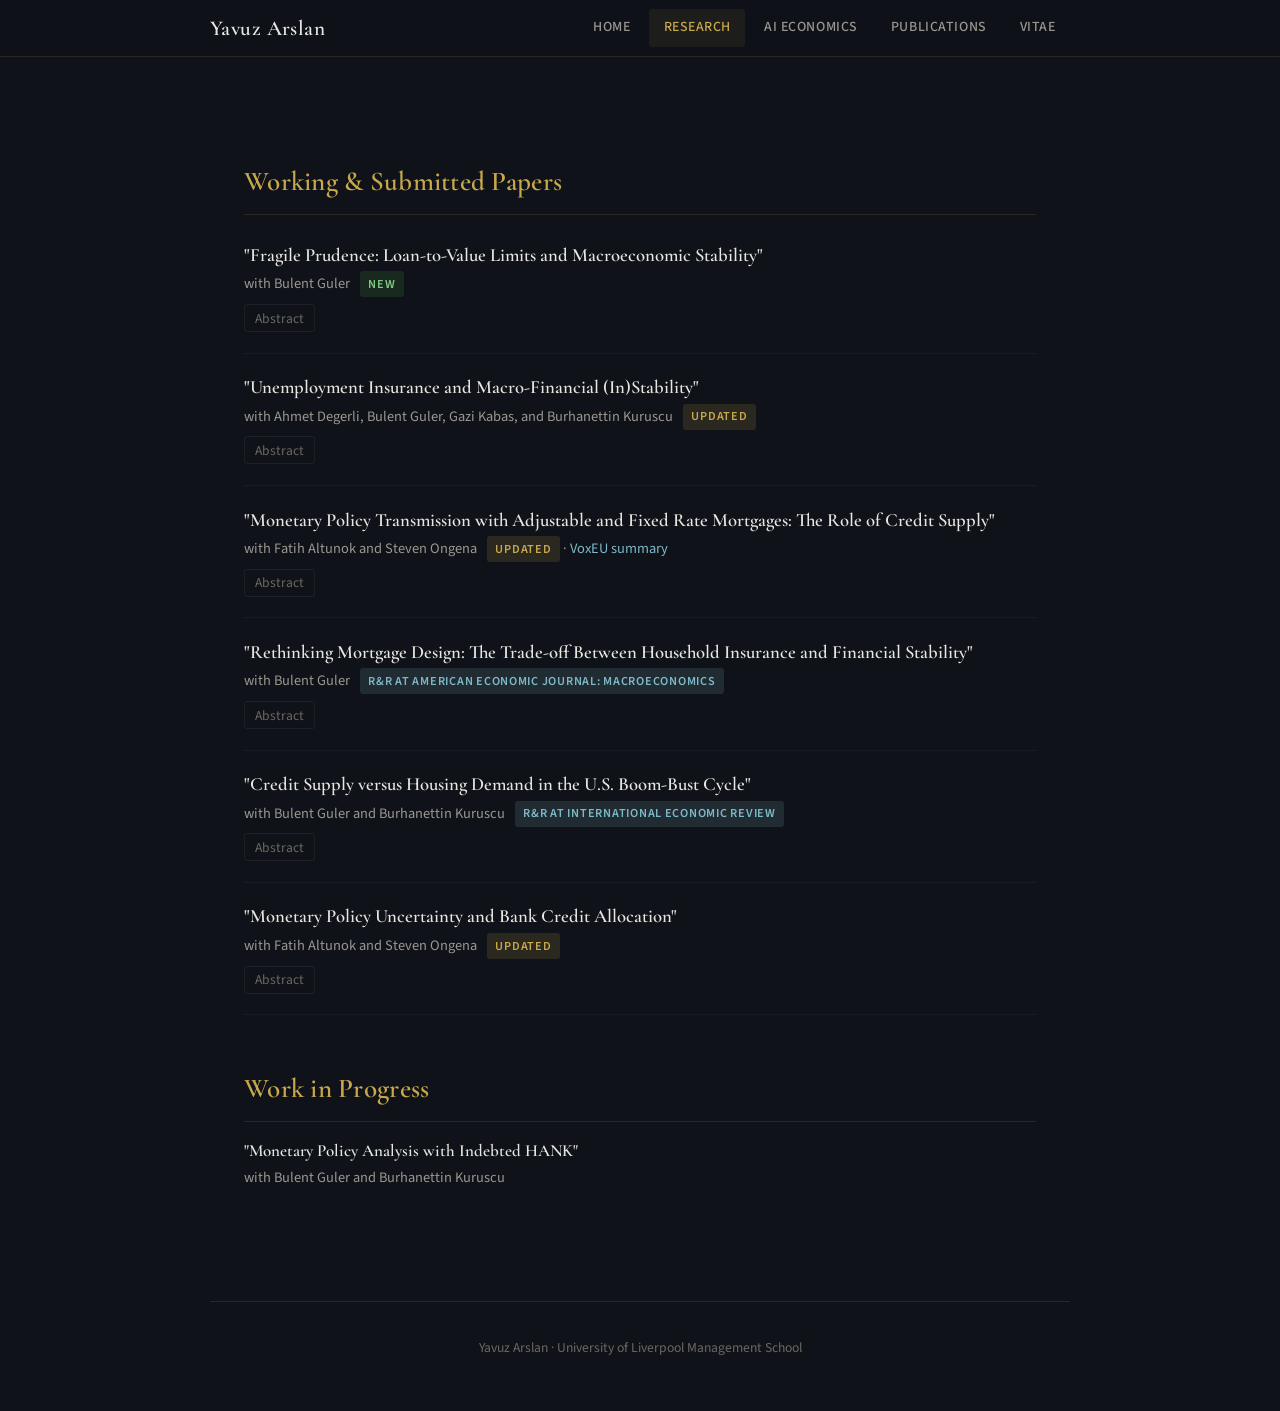
<file: research.html>
<!DOCTYPE html>
<html lang="en">
<head>
  <meta charset="UTF-8">
  <meta name="viewport" content="width=device-width, initial-scale=1.0">
  <meta name="description" content="Working papers and research in progress by Yavuz Arslan.">
  <title>Research — Yavuz Arslan</title>
  <link rel="stylesheet" href="style.css">
  <script async src="https://www.googletagmanager.com/gtag/js?id=G-QYC99YKQD4"></script>
  <script>
    window.dataLayer = window.dataLayer || [];
    function gtag(){dataLayer.push(arguments);}
    gtag('js', new Date());
    gtag('config', 'G-QYC99YKQD4');
  </script>
</head>
<body>

<nav>
  <div class="nav-inner">
    <a href="index.html" class="site-name">Yavuz Arslan</a>
    <button class="nav-toggle" onclick="document.querySelector('.nav-links').classList.toggle('open')" aria-label="Menu">☰</button>
    <div class="nav-links">
      <a href="index.html">Home</a>
      <a href="research.html" class="active">Research</a>
      <a href="ai.html">AI Economics</a>
      <a href="publications.html">Publications</a>
      <a href="vitae.html">Vitae</a>
    </div>
  </div>
</nav>

<main>

  <h2>Working &amp; Submitted Papers</h2>

  <div class="paper">
    <div class="paper-title">
      <a href="papers/AG_2026_Macro_Pru.pdf" target="_blank">"Fragile Prudence: Loan-to-Value Limits and Macroeconomic Stability"</a>
    </div>
    <div class="paper-meta">
      with Bulent Guler
      <span class="paper-status status-new">New</span>
    </div>
    <button class="abstract-toggle" onclick="this.nextElementSibling.classList.toggle('open')">Abstract</button>
    <div class="abstract">
      Loan-to-value (LTV) caps are a widely used borrower-based macroprudential tool, premised on the idea that safer household balance sheets make the economy more resilient to downturns. We evaluate this premise in a general-equilibrium model with heterogeneous households, long-term defaultable mortgages, endogenous housing adjustment, and constrained banks. We find that lowering the maximum loan-to-value ratio from 100 to 20 percent eliminates almost all mortgage debt and downturn foreclosures, yet reduces the house-price trough after a productivity shock only marginally. The reason is fragile prudence: larger down payments protect incumbent balance sheets but prevent renters and owners from buying or upgrading when income, liquid wealth, and home equity weaken together. Mortgage limits stabilize more when shocks raise bank funding costs because such limits reduce banks&rsquo; exposure to long-duration mortgages; this bank-balance-sheet benefit diminishes as banks become better capitalized. More generally, even the modest stabilization after productivity shocks can reverse when banks&rsquo; marginal funding cost is externally priced. Borrower-based limits therefore provide effective microprudential insurance but are unreliable as macroprudential stabilizers.
    </div>
  </div>

  <div class="paper">
    <div class="paper-title">
      <a href="papers/UI_2026_September.pdf" target="_blank">"Unemployment Insurance and Macro-Financial (In)Stability"</a>
    </div>
    <div class="paper-meta">
      with Ahmet Degerli, Bulent Guler, Gazi Kabas, and Burhanettin Kuruscu
      <span class="paper-status status-updated">Updated</span>
    </div>
    <button class="abstract-toggle" onclick="this.nextElementSibling.classList.toggle('open')">Abstract</button>
    <div class="abstract">
      We identify and study two mechanisms that can overturn the stabilizing effects of unemployment insurance (UI) policies. First, households in economies with more generous UI reduce their precautionary savings and borrow more in the mortgage market. Second, the overall share of mortgages as well as the share of mortgages with higher loan-to-income ratios on bank balance sheets increase. As a result, both bank and household balance sheets become more vulnerable to adverse shocks, which deepens recessions. We demonstrate the importance of these channels, by employing a quantitative heterogeneous-agent general equilibrium model and by providing county-level empirical evidence from the U.S. housing and mortgage markets.
    </div>
  </div>

  <div class="paper">
    <div class="paper-title">
      <a href="papers/MP_Transmission_ARM_FRM.pdf" target="_blank">"Monetary Policy Transmission with Adjustable and Fixed Rate Mortgages: The Role of Credit Supply"</a>
    </div>
    <div class="paper-meta">
      with Fatih Altunok and Steven Ongena
      <span class="paper-status status-updated">Updated</span>
      · <a href="https://cepr.org/voxeu/columns/monetary-policy-transmission-adjustable-and-fixed-rate-mortgages-role-credit-supply" target="_blank">VoxEU summary</a>
    </div>
    <button class="abstract-toggle" onclick="this.nextElementSibling.classList.toggle('open')">Abstract</button>
    <div class="abstract">
      While higher interest rates increase the payments for borrowers with adjustable-rate mortgages (ARMs), cutting their disposable income, higher rates also increase lenders' interest income, strengthening their balance sheets. We find, correspondingly, that—when monetary conditions tighten—banks with higher ARM shares see their stock prices increase, supply more credit, and obtain higher interest income compared to banks with lower ARM shares. Therefore, more ARM credit outstanding may weaken monetary policy transmission. And during a financial crisis, when interest income becomes critical for banks, reductions in interest rates may be challenging for those banks with very high ARM shares.
    </div>
  </div>

  <div class="paper">
    <div class="paper-title">
      <a href="papers/Rethinking_Mortgage_Design_2026.pdf" target="_blank">"Rethinking Mortgage Design: The Trade-off Between Household Insurance and Financial Stability"</a>
    </div>
    <div class="paper-meta">
      with Bulent Guler
      <span class="paper-status status-rr">R&amp;R at American Economic Journal: Macroeconomics</span>
    </div>
    <button class="abstract-toggle" onclick="this.nextElementSibling.classList.toggle('open')">Abstract</button>
    <div class="abstract">
      This paper investigates how mortgage structure shapes the transmission of inflation shocks through a "dual channel" where household wealth effects compete with bank credit supply.
    </div>
  </div>

  <div class="paper">
    <div class="paper-title">
      <a href="papers/AGK_2026_credit_supply.pdf" target="_blank">"Credit Supply versus Housing Demand in the U.S. Boom-Bust Cycle"</a>
    </div>
    <div class="paper-meta">
      with Bulent Guler and Burhanettin Kuruscu
      <span class="paper-status status-rr">R&amp;R at International Economic Review</span>
    </div>
    <button class="abstract-toggle" onclick="this.nextElementSibling.classList.toggle('open')">Abstract</button>
    <div class="abstract">
      We present two sets of evidence demonstrating that credit supply played a quantitatively significant role in the US housing market circa 2008. First, we develop a general equilibrium model featuring heterogeneous households who make housing tenure decisions and take out long-term mortgages, firms that acquire working capital through short-term bank loans, and banks whose ability to intermediate funds depends on their capital. Second, we provide bank- and county-level empirical evidence supporting the credit supply mechanism. Our quantitative findings show that changes in credit supply, stemming from exogenous shocks to bank leverage and/or endogenous shifts in bank balance sheets, played a significant role in the housing market boom-bust and the overall economy.
    </div>
  </div>

  <div class="paper">
    <div class="paper-title">
      <a href="papers/MPU_2026.pdf" target="_blank">"Monetary Policy Uncertainty and Bank Credit Allocation"</a>
    </div>
    <div class="paper-meta">
      with Fatih Altunok and Steven Ongena
      <span class="paper-status status-updated">Updated</span>
    </div>
    <button class="abstract-toggle" onclick="this.nextElementSibling.classList.toggle('open')">Abstract</button>
    <div class="abstract">
      We analyze how monetary policy uncertainty (MPU) affects bank credit allocation. First, we develop a theoretical model in which MPU consumes banks&rsquo; risk-bearing capacity. Higher MPU therefore curbs risky lending, most strongly at less capitalized banks. Second, we test this prediction across U.S. credit markets using FOMC-announcement changes in option-implied rate uncertainty, controlling for the monetary policy stance. In syndicated lending, a one standard deviation increase in MPU widens the gap between high- and low-capital banks in lending to riskier relative to safer borrowers by 1.65 percent. Small business and mortgage originations show similar patterns, consistent with this mechanism.
    </div>
  </div>

  <h2>Work in Progress</h2>

  <div class="wip">
    <div class="wip-title">"Monetary Policy Analysis with Indebted HANK"</div>
    <div class="wip-authors">with Bulent Guler and Burhanettin Kuruscu</div>
  </div>

</main>

<footer>
  Yavuz Arslan · University of Liverpool Management School
</footer>

</body>
</html>
</file>
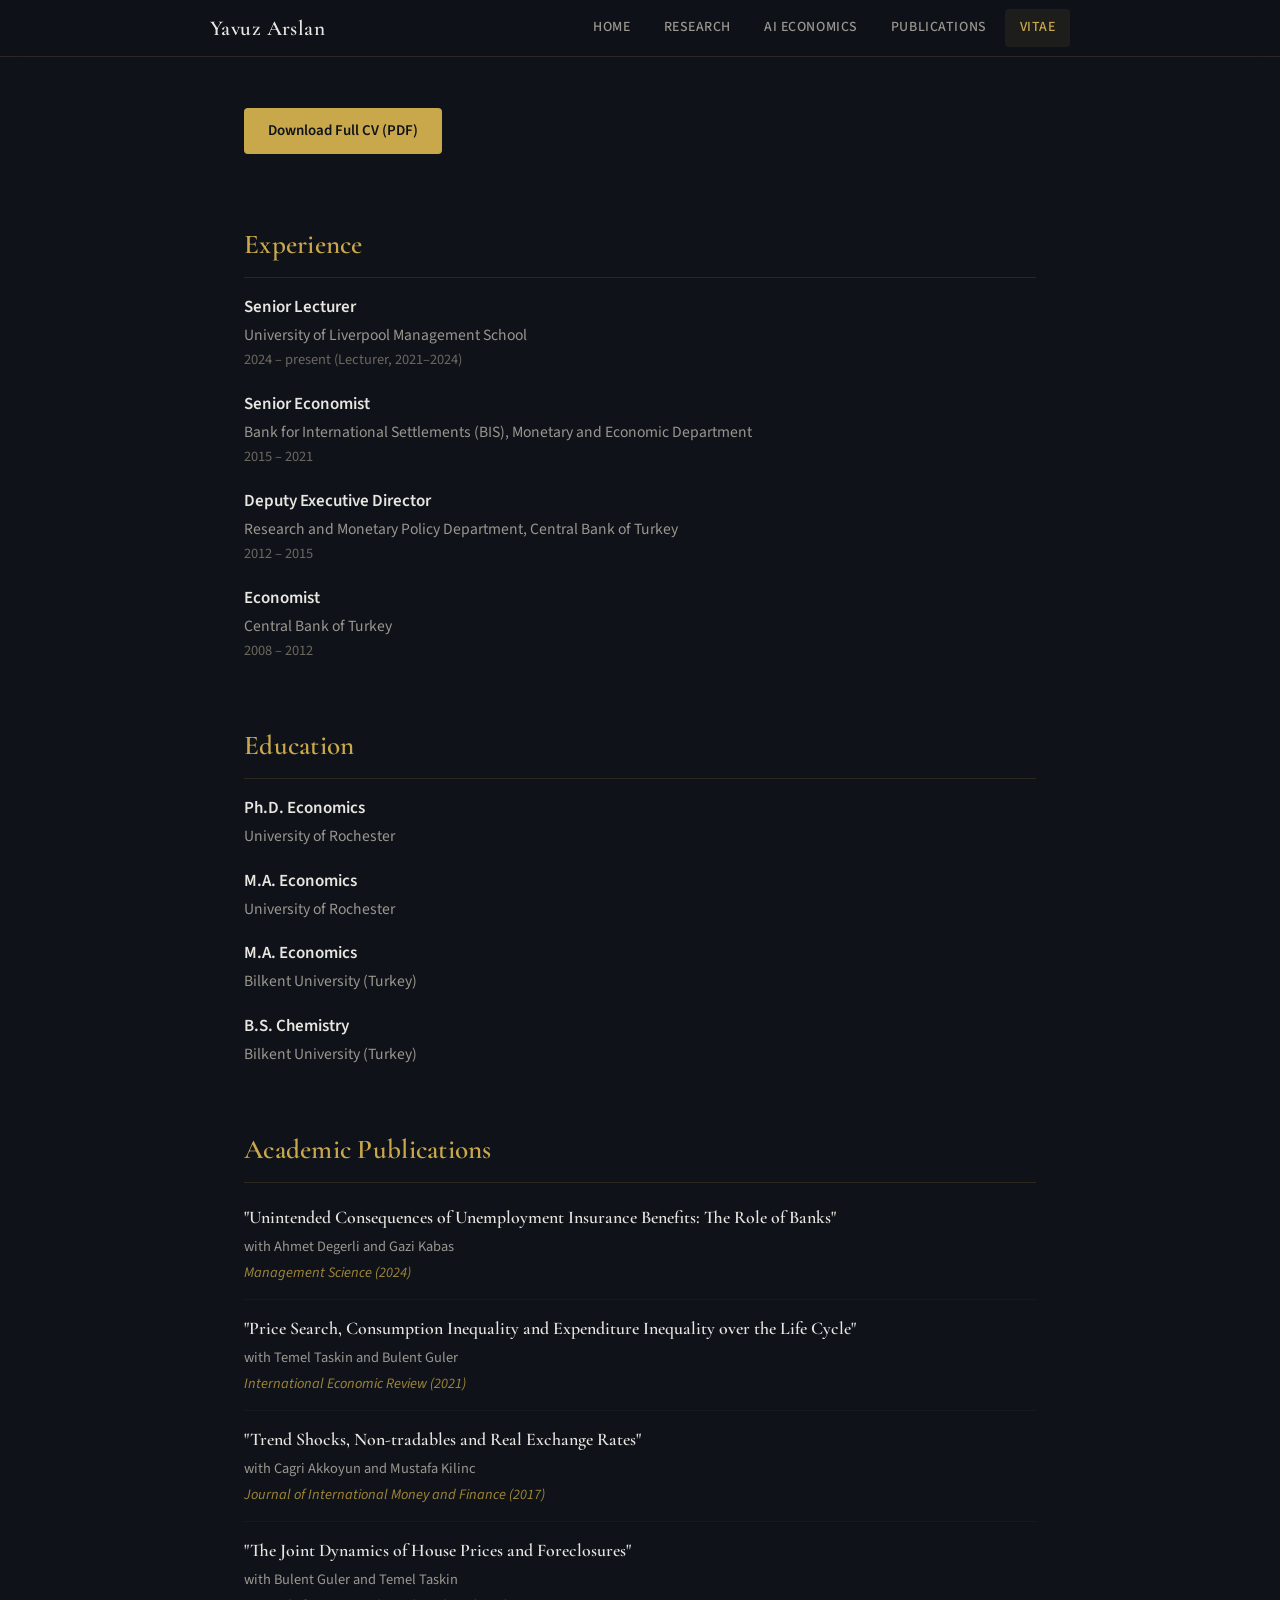
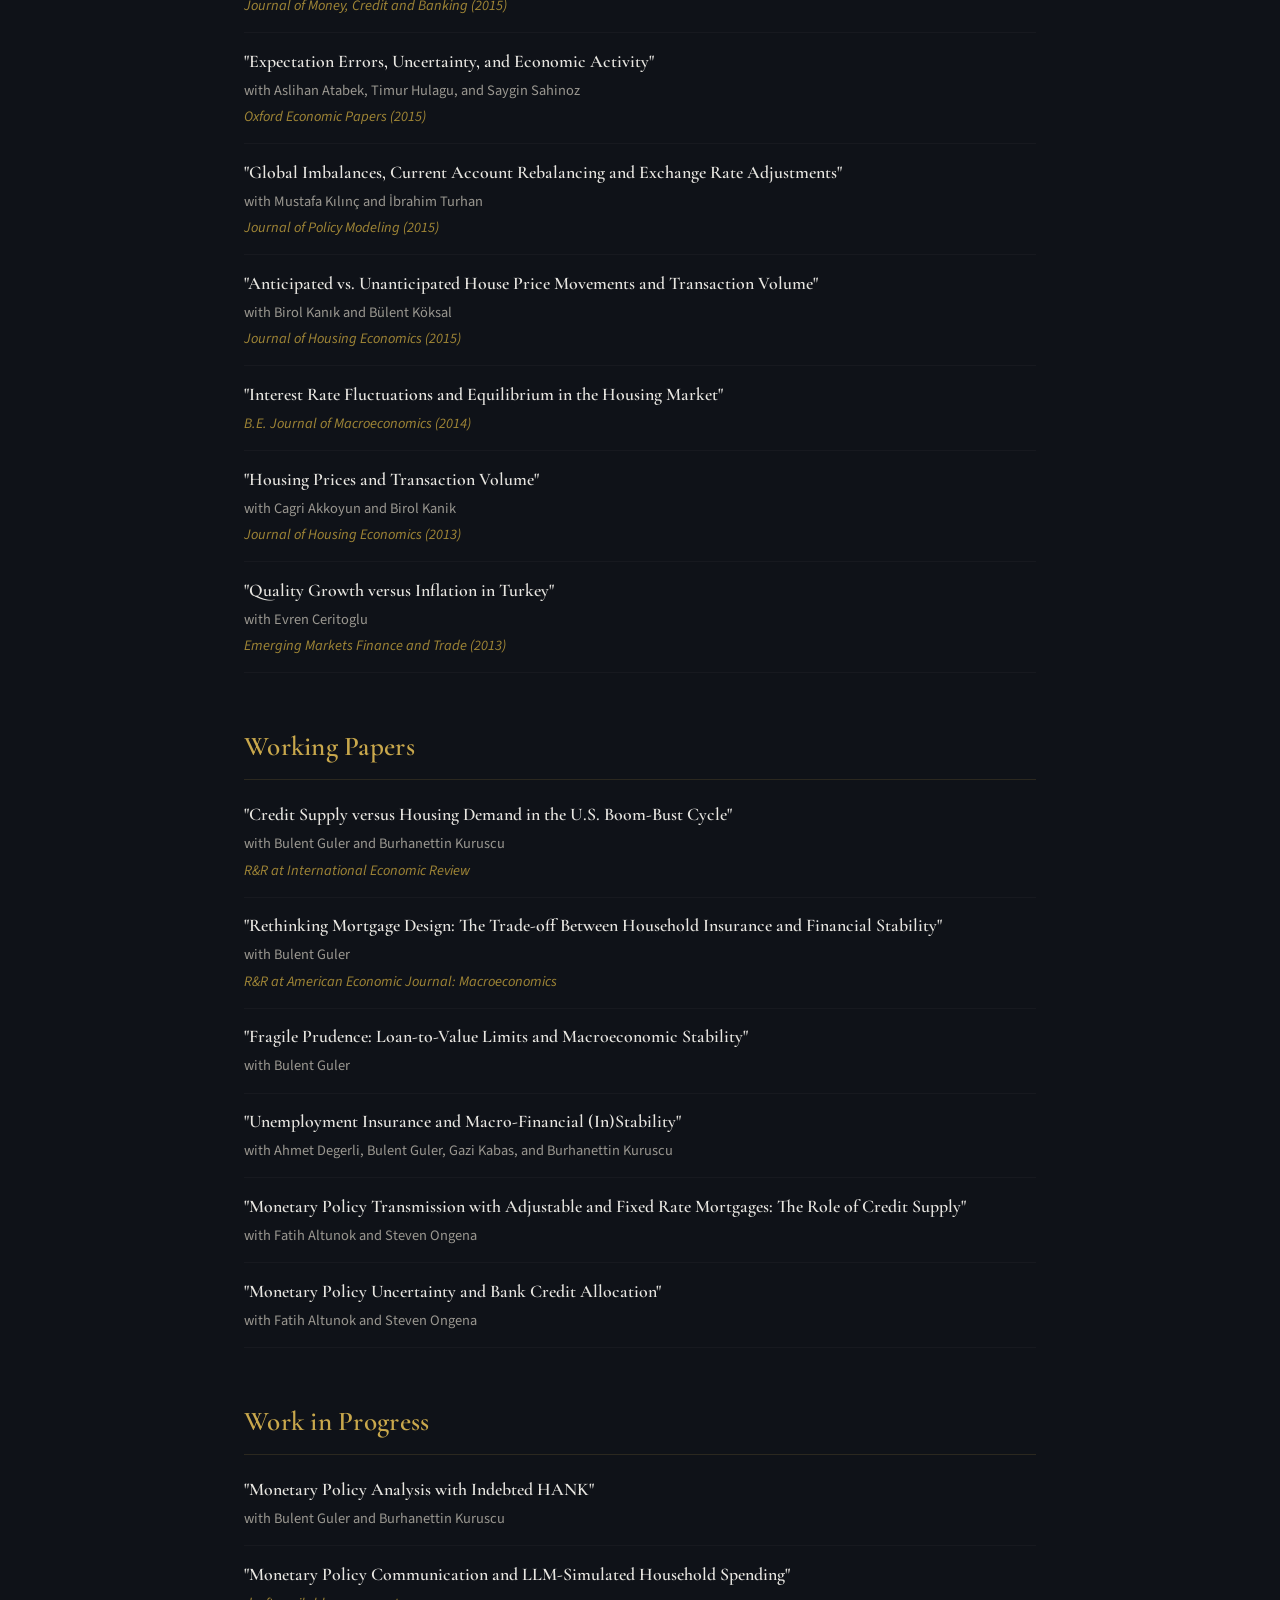
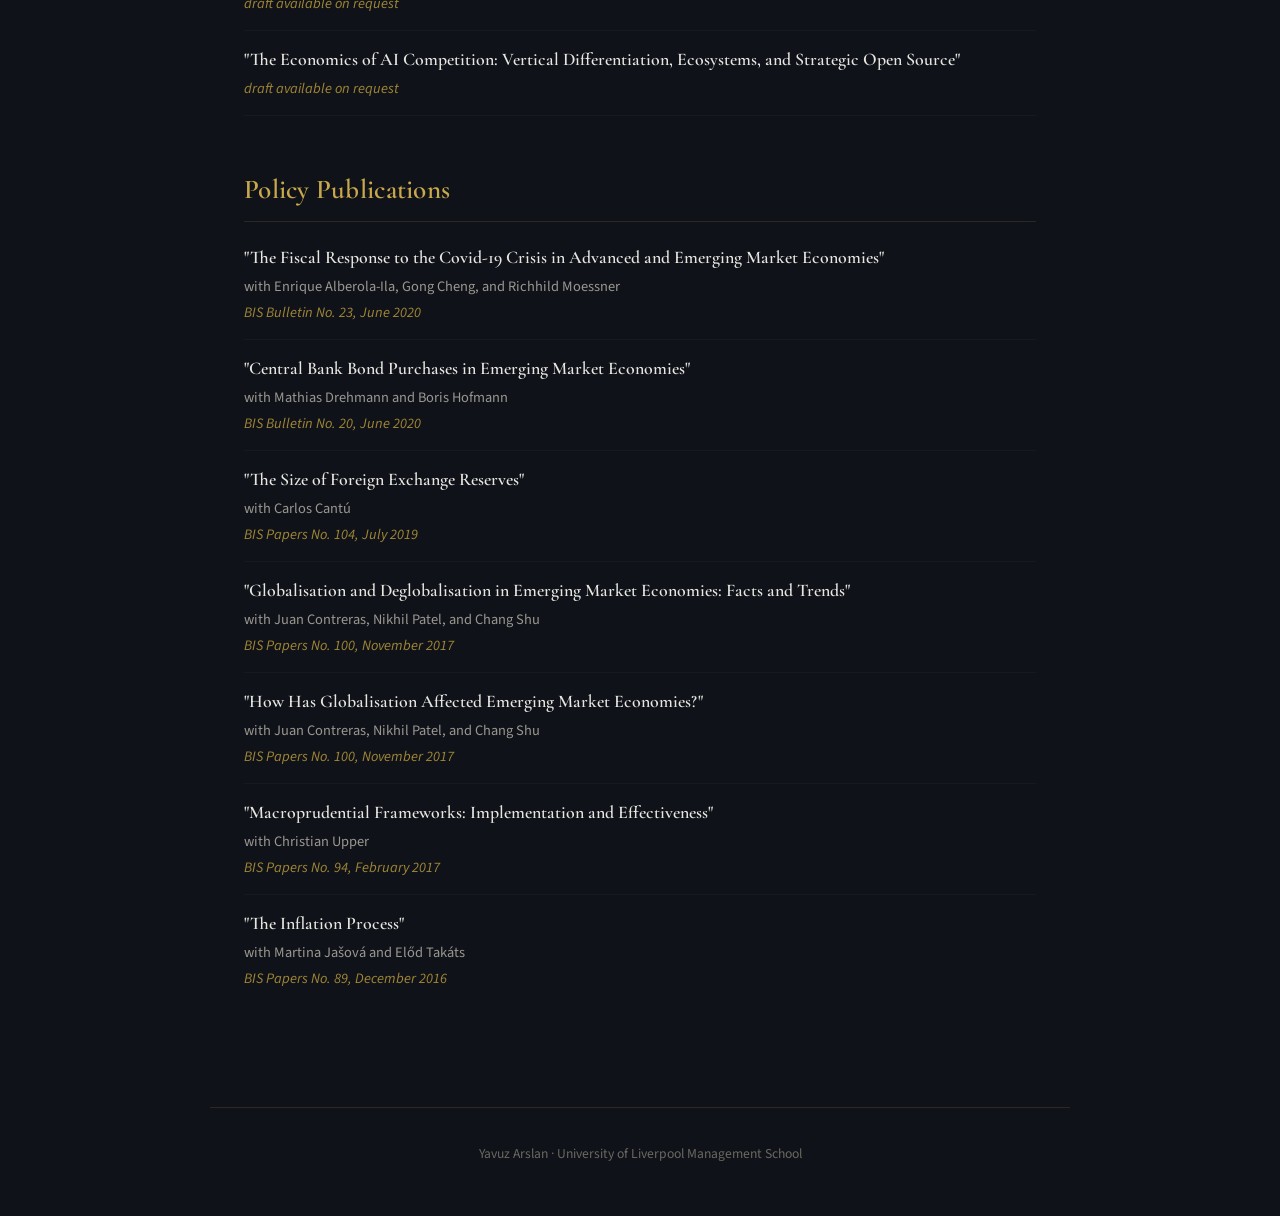
<file: vitae.html>
<!DOCTYPE html>
<html lang="en">
<head>
  <meta charset="UTF-8">
  <meta name="viewport" content="width=device-width, initial-scale=1.0">
  <meta name="description" content="Curriculum Vitae — Yavuz Arslan, Senior Lecturer in Economics.">
  <title>Vitae — Yavuz Arslan</title>
  <link rel="stylesheet" href="style.css">
  <script async src="https://www.googletagmanager.com/gtag/js?id=G-QYC99YKQD4"></script>
  <script>
    window.dataLayer = window.dataLayer || [];
    function gtag(){dataLayer.push(arguments);}
    gtag('js', new Date());
    gtag('config', 'G-QYC99YKQD4');
  </script>
</head>
<body>

<nav>
  <div class="nav-inner">
    <a href="index.html" class="site-name">Yavuz Arslan</a>
    <button class="nav-toggle" onclick="document.querySelector('.nav-links').classList.toggle('open')" aria-label="Menu">☰</button>
    <div class="nav-links">
      <a href="index.html">Home</a>
      <a href="research.html">Research</a>
      <a href="ai.html">AI Economics</a>
      <a href="publications.html">Publications</a>
      <a href="vitae.html" class="active">Vitae</a>
    </div>
  </div>
</nav>

<main>

  <a href="https://www.dropbox.com/s/khoene3e22ybim5/CV.pdf?dl=0" class="cv-download" target="_blank">Download Full CV (PDF)</a>

  <h2>Experience</h2>

  <div class="cv-entry">
    <div class="cv-role">Senior Lecturer</div>
    <div class="cv-place">University of Liverpool Management School</div>
    <div class="cv-years">2024 – present (Lecturer, 2021–2024)</div>
  </div>

  <div class="cv-entry">
    <div class="cv-role">Senior Economist</div>
    <div class="cv-place">Bank for International Settlements (BIS), Monetary and Economic Department</div>
    <div class="cv-years">2015 – 2021</div>
  </div>

  <div class="cv-entry">
    <div class="cv-role">Deputy Executive Director</div>
    <div class="cv-place">Research and Monetary Policy Department, Central Bank of Turkey</div>
    <div class="cv-years">2012 – 2015</div>
  </div>

  <div class="cv-entry">
    <div class="cv-role">Economist</div>
    <div class="cv-place">Central Bank of Turkey</div>
    <div class="cv-years">2008 – 2012</div>
  </div>

  <h2>Education</h2>

  <div class="cv-entry">
    <div class="cv-role">Ph.D. Economics</div>
    <div class="cv-place">University of Rochester</div>
  </div>

  <div class="cv-entry">
    <div class="cv-role">M.A. Economics</div>
    <div class="cv-place">University of Rochester</div>
  </div>

  <div class="cv-entry">
    <div class="cv-role">M.A. Economics</div>
    <div class="cv-place">Bilkent University (Turkey)</div>
  </div>

  <div class="cv-entry">
    <div class="cv-role">B.S. Chemistry</div>
    <div class="cv-place">Bilkent University (Turkey)</div>
  </div>

  <h2>Academic Publications</h2>

  <div class="pub">
    <div class="pub-title">"Unintended Consequences of Unemployment Insurance Benefits: The Role of Banks"</div>
    <div class="pub-authors">with Ahmet Degerli and Gazi Kabas</div>
    <div class="pub-journal">Management Science (2024)</div>
  </div>

  <div class="pub">
    <div class="pub-title">"Price Search, Consumption Inequality and Expenditure Inequality over the Life Cycle"</div>
    <div class="pub-authors">with Temel Taskin and Bulent Guler</div>
    <div class="pub-journal">International Economic Review (2021)</div>
  </div>

  <div class="pub">
    <div class="pub-title">"Trend Shocks, Non-tradables and Real Exchange Rates"</div>
    <div class="pub-authors">with Cagri Akkoyun and Mustafa Kilinc</div>
    <div class="pub-journal">Journal of International Money and Finance (2017)</div>
  </div>

  <div class="pub">
    <div class="pub-title">"The Joint Dynamics of House Prices and Foreclosures"</div>
    <div class="pub-authors">with Bulent Guler and Temel Taskin</div>
    <div class="pub-journal">Journal of Money, Credit and Banking (2015)</div>
  </div>

  <div class="pub">
    <div class="pub-title">"Expectation Errors, Uncertainty, and Economic Activity"</div>
    <div class="pub-authors">with Aslihan Atabek, Timur Hulagu, and Saygin Sahinoz</div>
    <div class="pub-journal">Oxford Economic Papers (2015)</div>
  </div>

  <div class="pub">
    <div class="pub-title">"Global Imbalances, Current Account Rebalancing and Exchange Rate Adjustments"</div>
    <div class="pub-authors">with Mustafa Kılınç and İbrahim Turhan</div>
    <div class="pub-journal">Journal of Policy Modeling (2015)</div>
  </div>

  <div class="pub">
    <div class="pub-title">"Anticipated vs. Unanticipated House Price Movements and Transaction Volume"</div>
    <div class="pub-authors">with Birol Kanık and Bülent Köksal</div>
    <div class="pub-journal">Journal of Housing Economics (2015)</div>
  </div>

  <div class="pub">
    <div class="pub-title">"Interest Rate Fluctuations and Equilibrium in the Housing Market"</div>
    <div class="pub-journal">B.E. Journal of Macroeconomics (2014)</div>
  </div>

  <div class="pub">
    <div class="pub-title">"Housing Prices and Transaction Volume"</div>
    <div class="pub-authors">with Cagri Akkoyun and Birol Kanik</div>
    <div class="pub-journal">Journal of Housing Economics (2013)</div>
  </div>

  <div class="pub">
    <div class="pub-title">"Quality Growth versus Inflation in Turkey"</div>
    <div class="pub-authors">with Evren Ceritoglu</div>
    <div class="pub-journal">Emerging Markets Finance and Trade (2013)</div>
  </div>

  <h2>Working Papers</h2>

  <div class="pub">
    <div class="pub-title">"Credit Supply versus Housing Demand in the U.S. Boom-Bust Cycle"</div>
    <div class="pub-authors">with Bulent Guler and Burhanettin Kuruscu</div>
    <div class="pub-journal">R&amp;R at International Economic Review</div>
  </div>

  <div class="pub">
    <div class="pub-title">"Rethinking Mortgage Design: The Trade-off Between Household Insurance and Financial Stability"</div>
    <div class="pub-authors">with Bulent Guler</div>
    <div class="pub-journal">R&amp;R at American Economic Journal: Macroeconomics</div>
  </div>

  <div class="pub">
    <div class="pub-title">"Fragile Prudence: Loan-to-Value Limits and Macroeconomic Stability"</div>
    <div class="pub-authors">with Bulent Guler</div>
  </div>

  <div class="pub">
    <div class="pub-title">"Unemployment Insurance and Macro-Financial (In)Stability"</div>
    <div class="pub-authors">with Ahmet Degerli, Bulent Guler, Gazi Kabas, and Burhanettin Kuruscu</div>
  </div>

  <div class="pub">
    <div class="pub-title">"Monetary Policy Transmission with Adjustable and Fixed Rate Mortgages: The Role of Credit Supply"</div>
    <div class="pub-authors">with Fatih Altunok and Steven Ongena</div>
  </div>

  <div class="pub">
    <div class="pub-title">"Monetary Policy Uncertainty and Bank Credit Allocation"</div>
    <div class="pub-authors">with Fatih Altunok and Steven Ongena</div>
  </div>

  <h2>Work in Progress</h2>

  <div class="pub">
    <div class="pub-title">"Monetary Policy Analysis with Indebted HANK"</div>
    <div class="pub-authors">with Bulent Guler and Burhanettin Kuruscu</div>
  </div>

  <div class="pub">
    <div class="pub-title">"Monetary Policy Communication and LLM-Simulated Household Spending"</div>
    <div class="pub-journal">draft available on request</div>
  </div>

  <div class="pub">
    <div class="pub-title">"The Economics of AI Competition: Vertical Differentiation, Ecosystems, and Strategic Open Source"</div>
    <div class="pub-journal">draft available on request</div>
  </div>

  <h2>Policy Publications</h2>

  <div class="pub">
    <div class="pub-title">"The Fiscal Response to the Covid-19 Crisis in Advanced and Emerging Market Economies"</div>
    <div class="pub-authors">with Enrique Alberola-Ila, Gong Cheng, and Richhild Moessner</div>
    <div class="pub-journal">BIS Bulletin No. 23, June 2020</div>
  </div>

  <div class="pub">
    <div class="pub-title">"Central Bank Bond Purchases in Emerging Market Economies"</div>
    <div class="pub-authors">with Mathias Drehmann and Boris Hofmann</div>
    <div class="pub-journal">BIS Bulletin No. 20, June 2020</div>
  </div>

  <div class="pub">
    <div class="pub-title">"The Size of Foreign Exchange Reserves"</div>
    <div class="pub-authors">with Carlos Cantú</div>
    <div class="pub-journal">BIS Papers No. 104, July 2019</div>
  </div>

  <div class="pub">
    <div class="pub-title">"Globalisation and Deglobalisation in Emerging Market Economies: Facts and Trends"</div>
    <div class="pub-authors">with Juan Contreras, Nikhil Patel, and Chang Shu</div>
    <div class="pub-journal">BIS Papers No. 100, November 2017</div>
  </div>

  <div class="pub">
    <div class="pub-title">"How Has Globalisation Affected Emerging Market Economies?"</div>
    <div class="pub-authors">with Juan Contreras, Nikhil Patel, and Chang Shu</div>
    <div class="pub-journal">BIS Papers No. 100, November 2017</div>
  </div>

  <div class="pub">
    <div class="pub-title">"Macroprudential Frameworks: Implementation and Effectiveness"</div>
    <div class="pub-authors">with Christian Upper</div>
    <div class="pub-journal">BIS Papers No. 94, February 2017</div>
  </div>

  <div class="pub">
    <div class="pub-title">"The Inflation Process"</div>
    <div class="pub-authors">with Martina Jašová and Előd Takáts</div>
    <div class="pub-journal">BIS Papers No. 89, December 2016</div>
  </div>

</main>

<footer>
  Yavuz Arslan · University of Liverpool Management School
</footer>

</body>
</html>
</file>
<file: style.css>
/* ===== YAVUZ ARSLAN — ACADEMIC SITE ===== */
/* Dark scholarly theme with warm gold accents */

@import url('https://fonts.googleapis.com/css2?family=Cormorant+Garamond:ital,wght@0,400;0,500;0,600;0,700;1,400;1,500&family=Source+Sans+3:ital,wght@0,300;0,400;0,500;0,600;1,400&display=swap');

:root {
  --bg-primary: #0f1218;
  --bg-secondary: #161a22;
  --bg-card: #1c2029;
  --bg-hover: #22262f;
  --text-primary: #e8e6e1;
  --text-secondary: #9a9790;
  --text-muted: #6b6860;
  --accent: #c9a84c;
  --accent-dim: #a08636;
  --accent-glow: rgba(201, 168, 76, 0.08);
  --link: #7eb8c9;
  --link-hover: #a0d4e4;
  --divider: rgba(201, 168, 76, 0.15);
  --font-display: 'Cormorant Garamond', Georgia, serif;
  --font-body: 'Source Sans 3', 'Segoe UI', sans-serif;
  --max-width: 860px;
  --transition: 0.3s ease;
}

*, *::before, *::after {
  box-sizing: border-box;
  margin: 0;
  padding: 0;
}

html {
  scroll-behavior: smooth;
  font-size: 17px;
}

body {
  font-family: var(--font-body);
  background-color: var(--bg-primary);
  color: var(--text-primary);
  line-height: 1.7;
  font-weight: 400;
  -webkit-font-smoothing: antialiased;
  min-height: 100vh;
}

/* ===== NAVIGATION ===== */
nav {
  position: sticky;
  top: 0;
  z-index: 100;
  background: rgba(15, 18, 24, 0.92);
  backdrop-filter: blur(12px);
  -webkit-backdrop-filter: blur(12px);
  border-bottom: 1px solid var(--divider);
  padding: 0 2rem;
}

nav .nav-inner {
  max-width: var(--max-width);
  margin: 0 auto;
  display: flex;
  align-items: center;
  justify-content: space-between;
  height: 56px;
}

nav .site-name {
  font-family: var(--font-display);
  font-size: 1.25rem;
  font-weight: 600;
  color: var(--text-primary);
  text-decoration: none;
  letter-spacing: 0.02em;
}

nav .site-name:hover {
  color: var(--accent);
}

nav .nav-links {
  display: flex;
  gap: 0.25rem;
}

nav .nav-links a {
  font-family: var(--font-body);
  font-size: 0.82rem;
  font-weight: 500;
  color: var(--text-secondary);
  text-decoration: none;
  padding: 0.45rem 0.85rem;
  border-radius: 4px;
  letter-spacing: 0.04em;
  text-transform: uppercase;
  transition: color var(--transition), background var(--transition);
}

nav .nav-links a:hover,
nav .nav-links a.active {
  color: var(--accent);
  background: var(--accent-glow);
}

/* Mobile nav toggle */
nav .nav-toggle {
  display: none;
  background: none;
  border: none;
  color: var(--text-secondary);
  font-size: 1.5rem;
  cursor: pointer;
  padding: 0.25rem;
}

@media (max-width: 640px) {
  nav .nav-links {
    display: none;
    position: absolute;
    top: 56px;
    left: 0;
    right: 0;
    background: rgba(15, 18, 24, 0.97);
    flex-direction: column;
    padding: 0.5rem 1.5rem 1rem;
    border-bottom: 1px solid var(--divider);
  }
  nav .nav-links.open { display: flex; }
  nav .nav-toggle { display: block; }
  nav .nav-links a {
    padding: 0.6rem 0.5rem;
    font-size: 0.9rem;
  }
}

/* ===== MAIN CONTENT ===== */
main {
  max-width: var(--max-width);
  margin: 0 auto;
  padding: 3rem 2rem 6rem;
}

/* ===== HEADINGS ===== */
h1 {
  font-family: var(--font-display);
  font-size: 2.8rem;
  font-weight: 600;
  line-height: 1.15;
  color: var(--text-primary);
  margin-bottom: 0.2rem;
  letter-spacing: -0.01em;
}

h2 {
  font-family: var(--font-display);
  font-size: 1.6rem;
  font-weight: 600;
  color: var(--accent);
  margin-top: 3rem;
  margin-bottom: 0.4rem;
  letter-spacing: 0.01em;
}

h2::after {
  content: '';
  display: block;
  width: 100%;
  height: 1px;
  background: var(--divider);
  margin-top: 0.5rem;
}

h3 {
  font-family: var(--font-display);
  font-size: 1.25rem;
  font-weight: 600;
  color: var(--text-primary);
  margin-top: 1.5rem;
  margin-bottom: 0.3rem;
}

/* ===== HERO / HOME ===== */
.hero {
  display: flex;
  gap: 2.5rem;
  align-items: flex-start;
  margin-bottom: 1rem;
}

.hero-photo {
  flex-shrink: 0;
}

.hero-photo img {
  width: 220px;
  height: 280px;
  object-fit: cover;
  border-radius: 6px;
  border: 2px solid var(--divider);
}

.hero-text .subtitle {
  font-family: var(--font-display);
  font-size: 1.15rem;
  font-style: italic;
  color: var(--accent);
  margin-bottom: 0.15rem;
}

.hero-text .affiliation {
  font-size: 0.95rem;
  margin-bottom: 1rem;
}

.hero-text .affiliation a {
  color: var(--link);
  text-decoration: none;
}

.hero-text .affiliation a:hover {
  color: var(--link-hover);
}

.hero-text .bio {
  font-size: 0.95rem;
  color: var(--text-secondary);
  line-height: 1.75;
  margin-bottom: 1rem;
}

.hero-text .email {
  font-size: 0.9rem;
  color: var(--accent-dim);
  font-family: var(--font-body);
}

@media (max-width: 640px) {
  .hero {
    flex-direction: column;
    align-items: center;
    text-align: center;
    gap: 1.5rem;
  }
  .hero-photo img {
    width: 180px;
    height: 230px;
  }
  h1 { font-size: 2.2rem; }
}

/* ===== RESEARCH INTERESTS ===== */
.interests-grid {
  display: grid;
  grid-template-columns: 1fr 1fr;
  gap: 0.4rem 2rem;
  margin-top: 0.8rem;
}

.interests-grid .interest {
  font-size: 0.92rem;
  color: var(--text-secondary);
  padding: 0.35rem 0;
  border-bottom: 1px solid rgba(255,255,255,0.03);
}

.interests-grid .interest::before {
  content: '—';
  color: var(--accent-dim);
  margin-right: 0.5rem;
}

@media (max-width: 500px) {
  .interests-grid { grid-template-columns: 1fr; }
}

/* ===== BOTTOM CARDS (HOME) ===== */
.home-cards {
  display: grid;
  grid-template-columns: 1fr 1fr;
  gap: 1.5rem;
  margin-top: 2rem;
}

.home-card {
  background: var(--bg-card);
  border-radius: 6px;
  padding: 1.5rem;
  border: 1px solid rgba(255,255,255,0.04);
  transition: border-color var(--transition);
}

.home-card:hover {
  border-color: var(--divider);
}

.home-card h3 {
  margin-top: 0;
  color: var(--accent);
  font-size: 1.15rem;
}

.home-card p {
  font-size: 0.88rem;
  color: var(--text-secondary);
  line-height: 1.7;
  margin-bottom: 0.8rem;
}

.home-card .card-link {
  font-size: 0.85rem;
  color: var(--link);
  text-decoration: none;
  font-weight: 500;
}

.home-card .card-link:hover {
  color: var(--link-hover);
}

@media (max-width: 600px) {
  .home-cards { grid-template-columns: 1fr; }
}

/* ===== PROFILE LINKS ===== */
.profiles {
  display: flex;
  gap: 1.2rem;
  margin-top: 1rem;
  flex-wrap: wrap;
}

.profiles a {
  font-size: 0.82rem;
  color: var(--text-muted);
  text-decoration: none;
  padding: 0.3rem 0.7rem;
  border: 1px solid rgba(255,255,255,0.06);
  border-radius: 3px;
  transition: all var(--transition);
  letter-spacing: 0.02em;
}

.profiles a:hover {
  color: var(--accent);
  border-color: var(--divider);
}

/* ===== PAPER ENTRIES ===== */
.paper {
  padding: 1.2rem 0;
  border-bottom: 1px solid rgba(255,255,255,0.04);
}

.paper:last-child {
  border-bottom: none;
}

.paper-title {
  font-family: var(--font-display);
  font-size: 1.1rem;
  font-weight: 600;
  line-height: 1.4;
}

.paper-title a {
  color: var(--text-primary);
  text-decoration: none;
  transition: color var(--transition);
}

.paper-title a:hover {
  color: var(--link);
}

.paper-meta {
  font-size: 0.85rem;
  color: var(--text-secondary);
  margin-top: 0.2rem;
}

.paper-meta a {
  color: var(--link);
  text-decoration: none;
}

.paper-meta a:hover {
  color: var(--link-hover);
}

.paper-status {
  display: inline-block;
  font-size: 0.72rem;
  font-weight: 600;
  text-transform: uppercase;
  letter-spacing: 0.06em;
  padding: 0.15rem 0.5rem;
  border-radius: 3px;
  margin-left: 0.4rem;
}

.status-new {
  background: rgba(76, 175, 80, 0.15);
  color: #81c784;
}

.status-updated {
  background: rgba(201, 168, 76, 0.15);
  color: var(--accent);
}

.status-rr {
  background: rgba(126, 184, 201, 0.15);
  color: var(--link);
}

.status-published {
  background: rgba(201, 168, 76, 0.1);
  color: var(--accent-dim);
}

/* Abstract toggle */
.abstract-toggle {
  font-size: 0.8rem;
  color: var(--text-muted);
  background: none;
  border: 1px solid rgba(255,255,255,0.06);
  padding: 0.2rem 0.6rem;
  border-radius: 3px;
  cursor: pointer;
  margin-top: 0.4rem;
  transition: all var(--transition);
  font-family: var(--font-body);
}

.abstract-toggle:hover {
  color: var(--accent);
  border-color: var(--divider);
}

.abstract {
  display: none;
  font-size: 0.87rem;
  color: var(--text-secondary);
  line-height: 1.75;
  margin-top: 0.6rem;
  padding: 0.8rem 1rem;
  background: var(--bg-secondary);
  border-radius: 4px;
  border-left: 2px solid var(--accent-dim);
}

.abstract.open {
  display: block;
}

/* ===== PUBLICATION ENTRIES ===== */
.pub {
  padding: 0.8rem 0;
  border-bottom: 1px solid rgba(255,255,255,0.03);
}

.pub:last-child { border-bottom: none; }

.pub-title {
  font-family: var(--font-display);
  font-size: 1.05rem;
  font-weight: 600;
}

.pub-title a {
  color: var(--text-primary);
  text-decoration: none;
}

.pub-title a:hover { color: var(--link); }

.pub-authors {
  font-size: 0.85rem;
  color: var(--text-secondary);
  margin-top: 0.1rem;
}

.pub-journal {
  font-size: 0.85rem;
  color: var(--accent-dim);
  font-style: italic;
  margin-top: 0.1rem;
}

/* ===== CV PAGE ===== */
.cv-download {
  display: inline-block;
  padding: 0.6rem 1.4rem;
  background: var(--accent);
  color: var(--bg-primary);
  text-decoration: none;
  font-weight: 600;
  font-size: 0.88rem;
  border-radius: 4px;
  margin-bottom: 1rem;
  transition: background var(--transition);
}

.cv-download:hover {
  background: var(--accent-dim);
}

.cv-entry {
  padding: 0.5rem 0;
}

.cv-entry .cv-role {
  font-weight: 600;
  color: var(--text-primary);
}

.cv-entry .cv-place {
  color: var(--text-secondary);
  font-size: 0.92rem;
}

.cv-entry .cv-years {
  color: var(--text-muted);
  font-size: 0.85rem;
}

/* ===== WORK IN PROGRESS ===== */
.wip {
  padding: 0.5rem 0;
  border-bottom: 1px solid rgba(255,255,255,0.03);
}

.wip:last-child { border-bottom: none; }

.wip-title {
  font-family: var(--font-display);
  font-size: 1rem;
  font-weight: 600;
  color: var(--text-primary);
}

.wip-authors {
  font-size: 0.85rem;
  color: var(--text-secondary);
}

/* ===== FOOTER ===== */
footer {
  max-width: var(--max-width);
  margin: 0 auto;
  padding: 2rem 2rem 3rem;
  text-align: center;
  font-size: 0.8rem;
  color: var(--text-muted);
  border-top: 1px solid var(--divider);
}

/* ===== LINKS ===== */
a {
  color: var(--link);
  text-decoration: none;
  transition: color var(--transition);
}

a:hover {
  color: var(--link-hover);
}

/* ===== SELECTION ===== */
::selection {
  background: var(--accent);
  color: var(--bg-primary);
}
</file>
